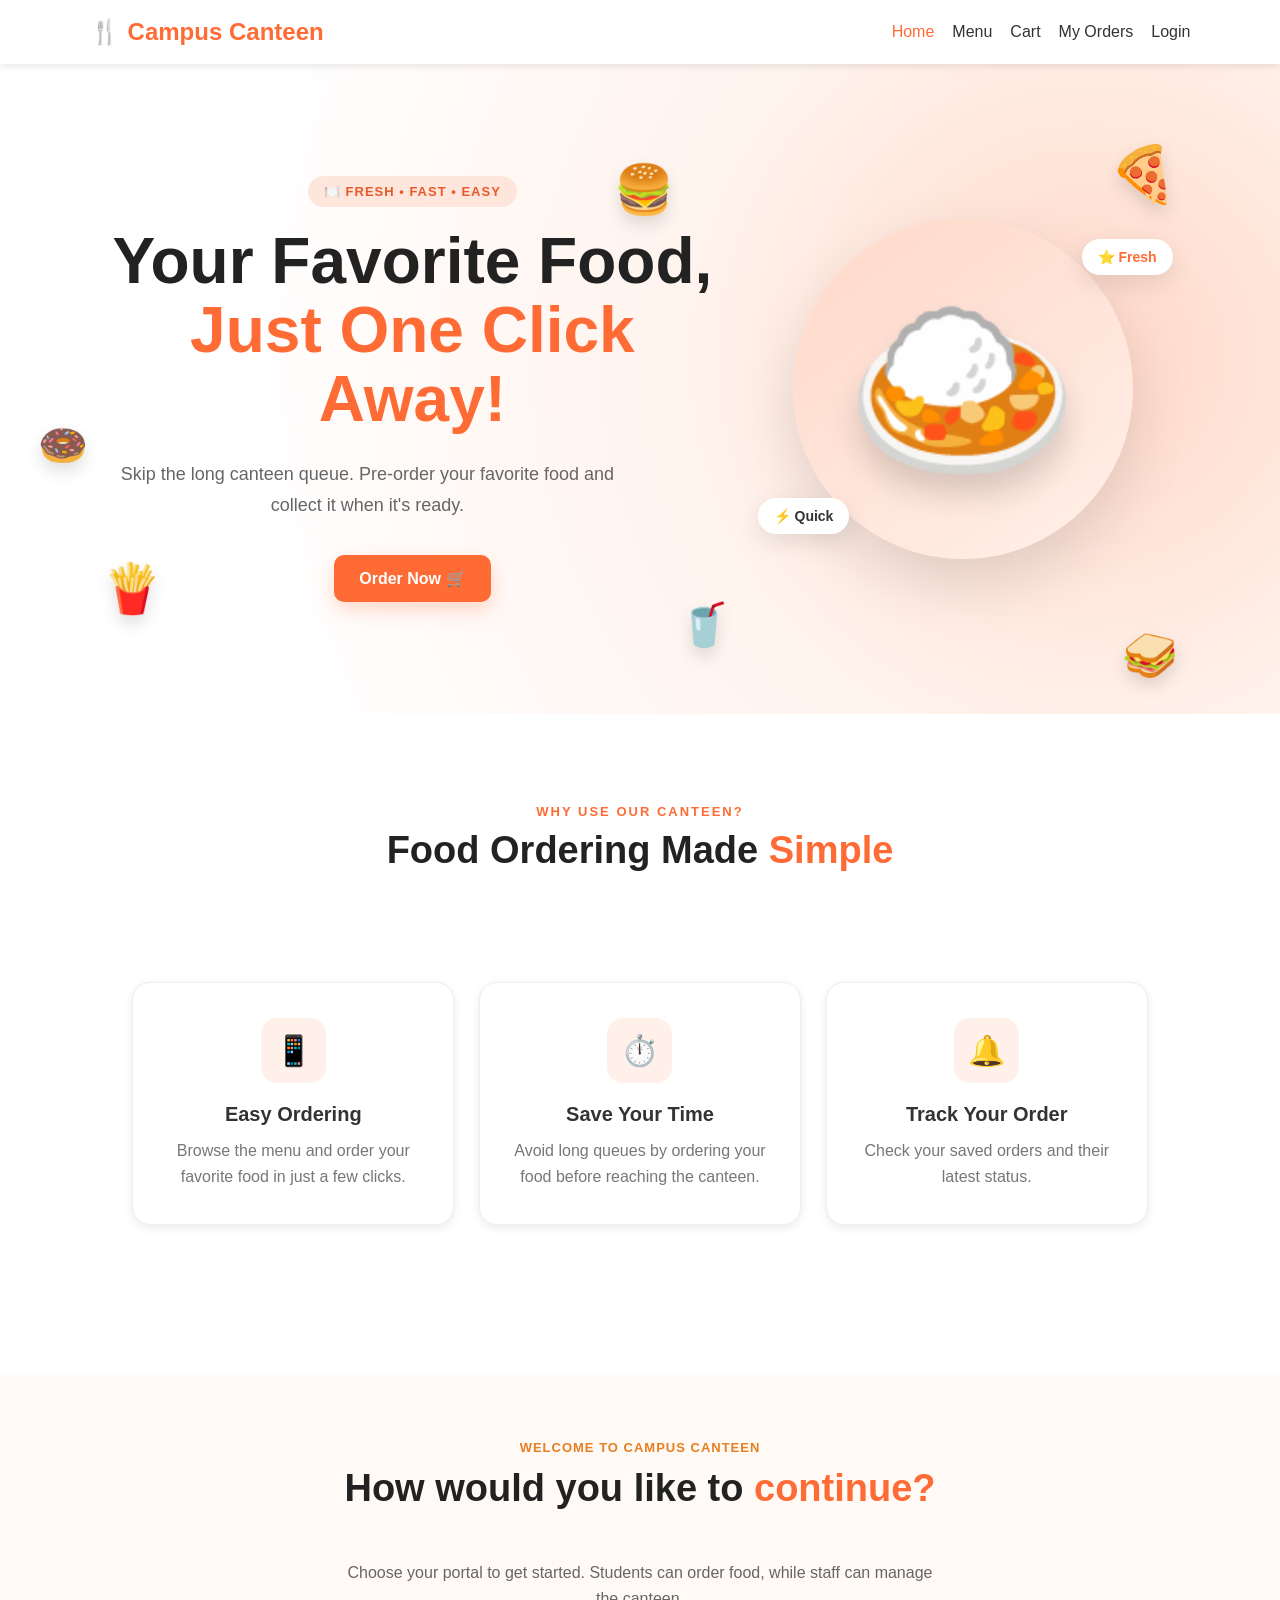
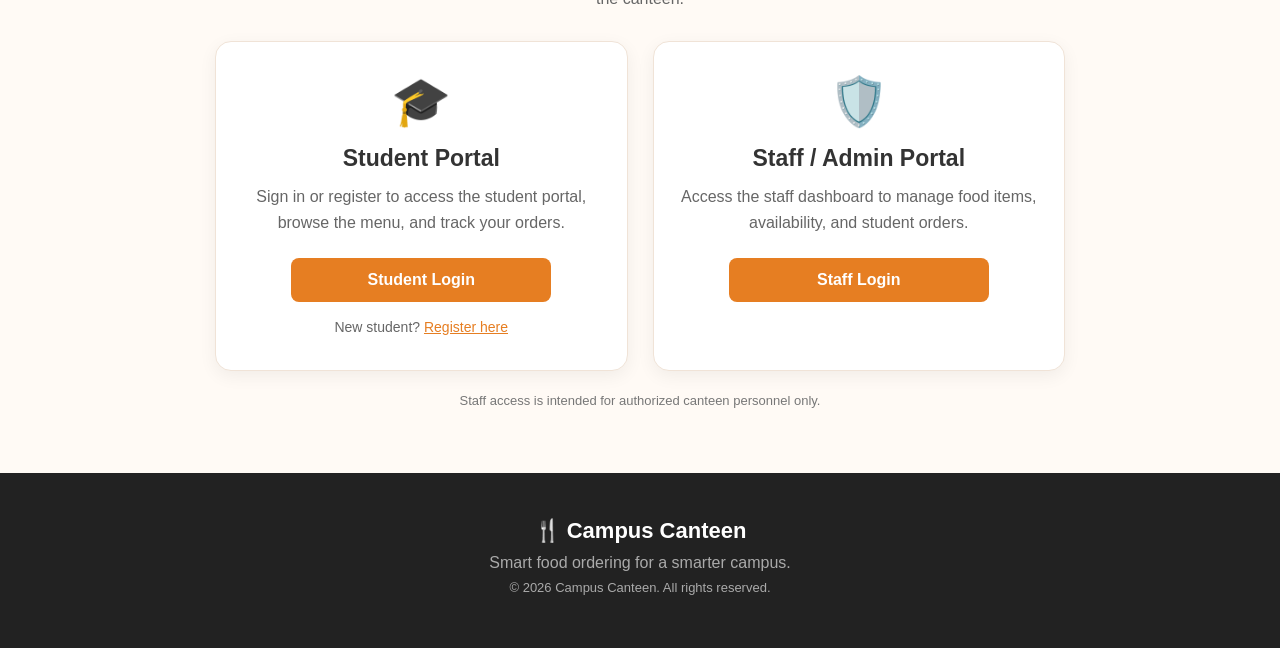
<file: Canteen Pre-Order System/index.html>
<!DOCTYPE html>
<html lang="en">
<head>
    <meta charset="UTF-8">
    <meta name="viewport" content="width=device-width, initial-scale=1.0">
    <title>Campus Canteen | Pre-Order Food</title>
    <link rel="stylesheet" href="css/style.css">

    <style>
        .role-section {
            padding: 65px 8%;
            background: #fffaf5;
            text-align: center;
        }

        .role-section .section-heading p {
            color: #e67e22;
            font-weight: bold;
            letter-spacing: 1px;
        }

        .role-section .section-heading h2 {
            margin: 12px 0;
        }

        .role-description {
            color: #666;
            margin: 12px auto 30px;
            max-width: 600px;
            line-height: 1.6;
        }

        .role-cards {
            display: grid;
            grid-template-columns: repeat(2, minmax(0, 1fr));
            gap: 25px;
            max-width: 850px;
            margin: 0 auto;
        }

        .role-card {
            background: white;
            border: 1px solid #f0e3d7;
            border-radius: 16px;
            padding: 32px 24px;
            box-shadow: 0 5px 18px rgba(0, 0, 0, 0.06);
            transition: transform .2s, box-shadow .2s;
        }

        .role-card:hover {
            transform: translateY(-5px);
            box-shadow: 0 10px 25px rgba(0, 0, 0, .1);
        }

        .role-icon {
            font-size: 48px;
            margin-bottom: 15px;
        }

        .role-card h3 {
            font-size: 23px;
            margin-bottom: 12px;
            color: #333;
        }

        .role-card p {
            color: #666;
            line-height: 1.6;
            min-height: 50px;
            margin-bottom: 22px;
        }

        .role-button {
            display: inline-block;
            width: 100%;
            max-width: 260px;
            padding: 13px 18px;
            border-radius: 8px;
            text-decoration: none;
            font-weight: bold;
            transition: background .2s;
        }

        .student-button {
            background: #e67e22;
            color: white;
        }

        .student-button:hover {
            background: #cf6d17;
        }

        .staff-button {
    background: #e67e22;
    color: white;
}

.staff-button:hover {
    background: #cf6d17;
}

        .role-note {
            margin-top: 22px;
            font-size: 13px;
            color: #777;
        }

        @media (max-width: 650px) {
            .role-cards {
                grid-template-columns: 1fr;
            }

            .role-section {
                padding: 45px 6%;
            }
        }
    </style>
</head>

<body>

    <!-- NAVBAR -->
    <nav class="navbar">
        <div class="logo">
            🍴 <span>Campus Canteen</span>
        </div>

        <ul class="nav-links">
            <li><a href="index.html" class="active">Home</a></li>
            <li><a href="menu.html">Menu</a></li>
            <li><a href="cart.html">Cart</a></li>
            <li><a href="my-orders.html">My Orders</a></li>
            <li><a href="#choose-login">Login</a></li>
        </ul>
    </nav>

    <!-- HERO -->
    <section class="hero">
        <div class="floating-food food-1">🍔</div>
        <div class="floating-food food-2">🍕</div>
        <div class="floating-food food-3">🍟</div>
        <div class="floating-food food-4">🥤</div>
        <div class="floating-food food-5">🍩</div>
        <div class="floating-food food-6">🥪</div>

        <div class="hero-content">
            <div class="small-title">🍽️ FRESH • FAST • EASY</div>

            <h1>
                Your Favorite Food,
                <span>Just One Click Away!</span>
            </h1>

            <p>
                Skip the long canteen queue.
                Pre-order your favorite food and collect it when it's ready.
            </p>

            <div class="hero-buttons">
    <a href="#choose-login" class="primary-btn">Order Now 🛒</a>
</div>
        </div>

        <div class="hero-food">
            <div class="food-circle">
                <div class="main-food">🍛</div>
            </div>

            <div class="food-badge badge-1">⭐ Fresh</div>
            <div class="food-badge badge-2">⚡ Quick</div>
        </div>
    </section>

    <!-- FEATURES -->
    <section class="features-section">
        <div class="section-heading">
            <p>WHY USE OUR CANTEEN?</p>
            <h2>Food Ordering Made <span>Simple</span></h2>
        </div>

        <div class="features">
            <div class="feature-card">
                <div class="feature-icon">📱</div>
                <h3>Easy Ordering</h3>
                <p>Browse the menu and order your favorite food in just a few clicks.</p>
            </div>

            <div class="feature-card">
                <div class="feature-icon">⏱️</div>
                <h3>Save Your Time</h3>
                <p>Avoid long queues by ordering your food before reaching the canteen.</p>
            </div>

            <div class="feature-card">
                <div class="feature-icon">🔔</div>
                <h3>Track Your Order</h3>
                <p>Check your saved orders and their latest status.</p>
            </div>
        </div>
    </section>

    <!-- CHOOSE STUDENT OR STAFF -->
    <section class="role-section" id="choose-login">
        <div class="section-heading">
            <p>WELCOME TO CAMPUS CANTEEN</p>
            <h2>How would you like to <span>continue?</span></h2>
        </div>

        <p class="role-description">
            Choose your portal to get started.
            Students can order food, while staff can manage the canteen.
        </p>

        <div class="role-cards">
            <article class="role-card">
                <div class="role-icon">🎓</div>
                <h3>Student Portal</h3>
                <p>
                    Sign in or register to access the student portal,
                    browse the menu, and track your orders.
                </p>
                <a href="login.html" class="role-button student-button">
                    Student Login
                </a>
                <p style="min-height:0;margin:14px 0 0;font-size:14px;">
                    New student?
                    <a href="register.html" style="color:#e67e22;">Register here</a>
                </p>
            </article>

            <article class="role-card">
                <div class="role-icon">🛡️</div>
                <h3>Staff / Admin Portal</h3>
                <p>
                    Access the staff dashboard to manage food items,
                    availability, and student orders.
                </p>
                <a href="../canteen-staff/login.html"
                   class="role-button staff-button">
                    Staff Login
                </a>
            </article>
        </div>

        <p class="role-note">
            Staff access is intended for authorized canteen personnel only.
        </p>
    </section>

    <!-- FOOTER -->
    <footer>
        <div class="footer-logo">🍴 Campus Canteen</div>
        <p>Smart food ordering for a smarter campus.</p>
        <p class="copyright">© 2026 Campus Canteen. All rights reserved.</p>
    </footer>

    <script src="js/script.js"></script>
</body>
</html>
</file>
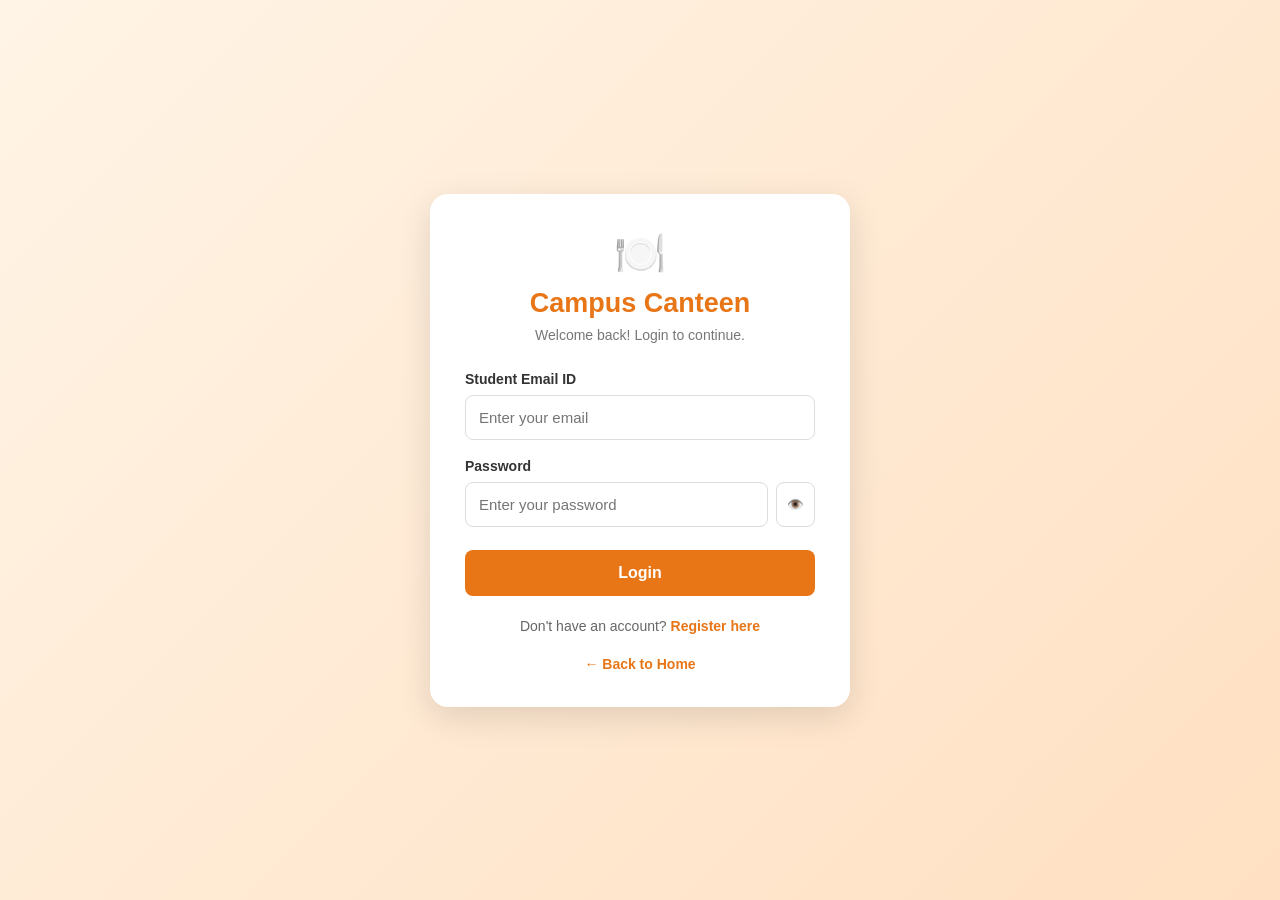
<file: Canteen Pre-Order System/cart.html>
<!DOCTYPE html>
<html lang="en">

<head>
    <meta charset="UTF-8">
    <meta name="viewport" content="width=device-width, initial-scale=1.0">

    <title>My Cart - Campus Canteen</title>

    <link rel="stylesheet" href="css/style.css">
    <link rel="stylesheet" href="css/cart.css">
</head>

<body>

    <!-- Navigation -->
    <nav class="navbar">

    <div class="logo">
        🍴 <span>Campus Canteen</span>
    </div>

    <ul class="nav-links">

        <li>
            <a href="index.html">Home</a>
        </li>

        <li>
            <a href="menu.html">Menu</a>
        </li>

        <li>
            <a href="cart.html" class="active">Cart 🛒</a>
        </li>

        <li>
            <a href="my-orders.html">My Orders</a>
        </li>
        <li>
    <button type="button" id="student-logout-btn">Logout</button>
</li>

    </ul>

</nav>


    <!-- Cart Header -->
    <section class="menu-header">

        <h1>🛒 My Cart</h1>

        <p>Review your selected food before placing the order.</p>

    </section>


    <!-- Cart Items -->
    <section class="cart-container">

        <div id="cart-items">
            <!-- Cart items will appear here using JavaScript -->
        </div>


        <!-- Cart Summary -->
        <div class="cart-summary">

            <h2>Order Summary</h2>

            <p>
                Total Items:
                <span id="total-items">0</span>
            </p>

            <p>
                Total Amount:
                ₹<span id="total-price">0</span>
            </p>

            <button id="place-order-btn" disabled>
                Place Order
            </button>

            <button onclick="window.location.href='menu.html'" class="continue-shopping-btn">
    ← Continue Shopping
</button>

        </div>

    </section>


    <script src="js/auth-guard.js"></script>
<script src="js/cart.js"></script>
<script src="js/student-logout.js"></script>

</body>

</html>
</file>
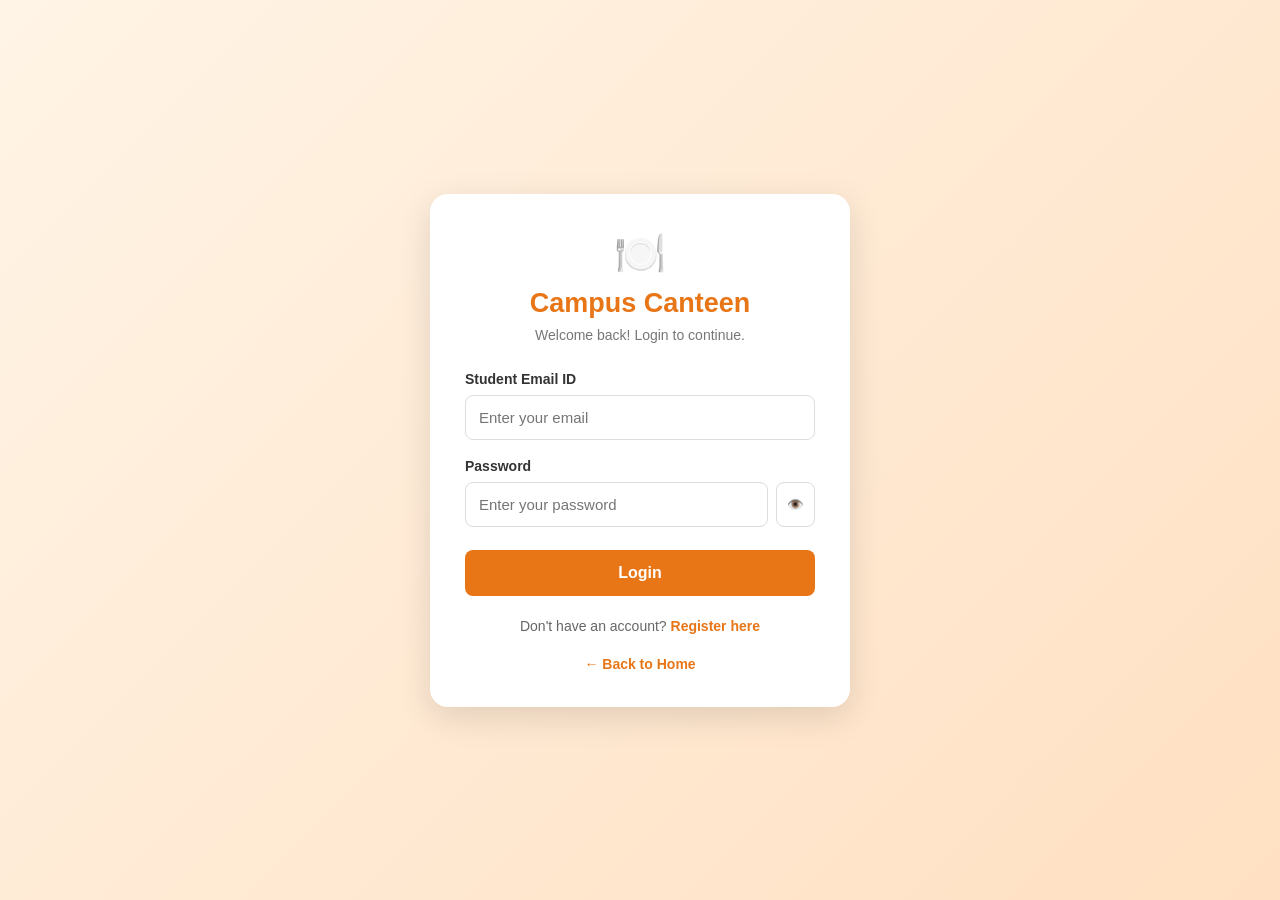
<file: Canteen Pre-Order System/checkout.html>
<!DOCTYPE html>
<html lang="en">
<head>
    <meta charset="UTF-8">
    <meta name="viewport" content="width=device-width, initial-scale=1.0">
    <title>Checkout - Campus Canteen</title>
    <link rel="stylesheet" href="css/style.css">

    <style>
        .checkout-container {
            max-width: 1100px;
            margin: 40px auto;
            padding: 20px;
            display: grid;
            grid-template-columns: 1.5fr 1fr;
            gap: 30px;
        }

        .checkout-form,
        .checkout-summary {
            min-width: 0;
            background: #fff;
            padding: 30px;
            border-radius: 18px;
            box-shadow: 0 5px 25px rgba(0,0,0,.08);
        }

        .checkout-form h2,
        .checkout-summary h2 {
            margin-bottom: 22px;
            color: #292929;
        }

        .form-group {
            margin-bottom: 18px;
        }

        .form-group label {
            display: block;
            margin-bottom: 8px;
            font-weight: 600;
            color: #444;
        }

        .form-group input,
        .form-group select {
            width: 100%;
            padding: 13px;
            border: 1px solid #ddd;
            border-radius: 8px;
            font-size: 15px;
            box-sizing: border-box;
        }

        .form-group input:focus,
        .form-group select:focus {
            border-color: #ff6933;
            outline: none;
        }

        .checkout-item {
            display: flex;
            justify-content: space-between;
            gap: 15px;
            padding: 14px 0;
            border-bottom: 1px solid #eee;
        }

        .checkout-item span:first-child {
            overflow-wrap: anywhere;
        }

        .checkout-total {
            display: flex;
            justify-content: space-between;
            gap: 10px;
            margin-top: 22px;
            padding-top: 18px;
            border-top: 2px solid #eee;
            font-size: 19px;
            font-weight: bold;
        }

        .place-order-btn {
            width: 100%;
            padding: 15px;
            margin-top: 25px;
            border: none;
            border-radius: 10px;
            background: #ff6933;
            color: white;
            font-size: 16px;
            font-weight: bold;
            cursor: pointer;
        }

        .place-order-btn:hover {
            background: #ed5424;
        }

        .place-order-btn:disabled {
            background: #aaa;
            cursor: not-allowed;
        }

        .back-to-cart {
            display: inline-block;
            margin-top: 20px;
            color: #ff6933;
            text-decoration: none;
        }

        .checkout-message {
            margin-top: 16px;
            padding: 12px;
            border-radius: 8px;
            overflow-wrap: anywhere;
            display: none;
        }

        .checkout-message.error {
            display: block;
            background: #fff0f0;
            color: #a32020;
        }

        .checkout-message.success {
            display: block;
            background: #edfff1;
            color: #176b31;
        }

        .checkout-note {
            margin-top: 15px;
            color: #777;
            font-size: 13px;
            line-height: 1.6;
        }

        @media (max-width: 750px) {
            .checkout-container {
                grid-template-columns: 1fr;
                margin: 20px auto;
                padding: 15px;
            }

            .checkout-form,
            .checkout-summary {
                padding: 22px;
            }
        }
        .student-page-actions {
    display: flex;
    justify-content: flex-end;
    padding: 12px 24px;
}
    </style>
</head>

<body>
    <nav class="navbar">
        <div class="logo">🍴 <span>Campus Canteen</span></div>
        <ul class="nav-links">
            <li><a href="index.html">Home</a></li>
            <li><a href="menu.html">Menu</a></li>
            <li><a href="cart.html">Cart 🛒</a></li>
            <li><a href="my-orders.html">My Orders</a></li>
            <li>
    <button type="button" id="student-logout-btn">Logout</button>
</li>
        </ul>
    </nav>

    <section class="menu-header">
        <h1>🛍️ Checkout</h1>
        <p>Enter your details and confirm your canteen order.</p>
    </section>

    <main class="checkout-container">
        <section class="checkout-form">
            <h2>Student Details</h2>

            <form id="checkout-form">
                <div class="form-group">
                    <label for="student-name">Registered Name</label>
                    <input type="text" id="student-name" readonly
                           placeholder="Loading your account details..." aria-readonly="true">
                </div>

                <div class="form-group">
                    <label for="roll-number">Registered Roll Number</label>
                    <input type="text" id="roll-number" readonly
                           placeholder="Loading your account details..." aria-readonly="true">
                </div>

                <div class="form-group">
                    <label for="phone">Registered Contact Number</label>
                    <input type="tel" id="phone" readonly
                           placeholder="Loading your account details..." aria-readonly="true">
                </div>
                <!-- Fulfilment Method -->
<div class="form-group">
    <label for="fulfillment-type">Fulfilment Method</label>

    <select id="fulfillment-type" name="fulfillmentType" required>
        <option value="PICKUP">Pickup</option>
        <option value="DELIVERY">Delivery</option>
    </select>
</div>

<!-- Campus Location -->
<div class="form-group">
    <label for="campus-location">Campus Location</label>

    <select id="campus-location" name="locationId" required>
        <option value="">Loading campus locations...</option>
    </select>
</div>

                <div class="form-group">
                    <label for="pickup-time" id="time-label">Pickup Time</label>
                    <select id="pickup-time" name="pickupTime" required>
                        <option value="">Select pickup time</option>
                        <option value="10:00">10:00 AM</option>
                        <option value="10:30">10:30 AM</option>
                        <option value="11:00">11:00 AM</option>
                        <option value="12:00">12:00 PM</option>
                        <option value="12:30">12:30 PM</option>
                        <option value="13:00">1:00 PM</option>
                        <option value="13:30">1:30 PM</option>
                    </select>
                </div>

                <div class="form-group">
                    <label for="payment-method">Payment Method</label>
                    <select id="payment-method" name="paymentMethod" required>
                        <option value="">Select payment method</option>
                        <option value="CASH">Pay at Canteen</option>
                    </select>
                </div>

                <button type="submit" class="place-order-btn"
                        id="place-order-btn">
                    Place Order
                </button>

                <p id="checkout-message"
                   class="checkout-message"
                   role="status"
                   aria-live="polite"></p>

                <p class="checkout-note">
                    Payment is collected at the canteen.
                </p>
            </form>
        </section>

        <section class="checkout-summary">
            <h2>Order Summary</h2>
            <div id="checkout-items"></div>

            <div class="checkout-item">
    <span>Delivery Charge</span>
    <span id="delivery-charge">₹0.00</span>
</div>
            <div class="checkout-total">
                <span>Total Amount</span>
                <span id="checkout-total">₹0.00</span>
            </div>

            <a href="cart.html" class="back-to-cart">← Back to Cart</a>
        </section>
    </main>

    <script src="js/auth-guard.js"></script>
    
    <script>
    (() => {
        "use strict";

        const API_BASE_URL = "http://localhost:8080/api";
        const ORDER_URL = `${API_BASE_URL}/orders`;

        const form = document.getElementById("checkout-form");
        const itemsContainer = document.getElementById("checkout-items");
        const totalElement = document.getElementById("checkout-total");
        const submitButton = document.getElementById("place-order-btn");
        const messageElement = document.getElementById("checkout-message");

        const fulfillmentType = document.getElementById("fulfillment-type");
        const campusLocation = document.getElementById("campus-location");
        const pickupTime = document.getElementById("pickup-time");
        const timeLabel = document.getElementById("time-label");
        const deliveryChargeElement = document.getElementById("delivery-charge");
        const paymentMethod = document.getElementById("payment-method");

        let isSubmitting = false;
        let studentAccount = null;
        let locationsLoaded = false;
        let accountLoaded = false;
        let cartValid = false;

        function updateSubmitButton() {
            const locationSelected =
                Number.isInteger(Number(campusLocation.value)) &&
                Number(campusLocation.value) > 0;

            submitButton.disabled =
                isSubmitting ||
                !locationsLoaded ||
                !accountLoaded ||
                !cartValid ||
                !locationSelected;
        }

        function showMessage(message, type = "error") {
            messageElement.textContent = message;
            messageElement.className = message
                ? `checkout-message ${type}`
                : "checkout-message";
        }

        function getCart() {
            try {
                const cart = JSON.parse(localStorage.getItem("cart") || "[]");
                return Array.isArray(cart) ? cart : [];
            } catch (error) {
                console.error("Could not read cart:", error);
                return [];
            }
        }

        async function loadCampusLocations() {
            locationsLoaded = false;
            campusLocation.disabled = true;
            campusLocation.replaceChildren();

            const loadingOption = document.createElement("option");
            loadingOption.value = "";
            loadingOption.textContent = "Loading campus locations...";
            campusLocation.appendChild(loadingOption);
            updateSubmitButton();

            try {
                const response = await fetch(`${API_BASE_URL}/locations`, {
                    method: "GET",
                    headers: { "Accept": "application/json" }
                });

                if (!response.ok) {
                    throw new Error("Unable to load campus locations. Please refresh the page.");
                }

                const locations = await response.json();

                if (!Array.isArray(locations) || locations.length === 0) {
                    throw new Error("No active campus locations are available right now.");
                }

                campusLocation.replaceChildren();

                const placeholder = document.createElement("option");
                placeholder.value = "";
                placeholder.textContent = "Select campus location";
                placeholder.selected = true;
                campusLocation.appendChild(placeholder);

                locations.forEach(location => {
                    const id = Number(location.id);
                    const name = String(location.name || "").trim();

                    if (!Number.isInteger(id) || id <= 0 || !name) {
                        return;
                    }

                    const option = document.createElement("option");
                    option.value = String(id);
                    option.textContent = name;
                    campusLocation.appendChild(option);
                });

                if (campusLocation.options.length <= 1) {
                    throw new Error("The campus location list contains no valid locations.");
                }

                locationsLoaded = true;
                campusLocation.disabled = false;
            } catch (error) {
                campusLocation.replaceChildren();
                const errorOption = document.createElement("option");
                errorOption.value = "";
                errorOption.textContent = "Locations unavailable";
                campusLocation.appendChild(errorOption);
                campusLocation.disabled = true;
                showMessage(error.message || "Could not load campus locations.");
            } finally {
                updateSubmitButton();
            }
        }

        async function loadStudentAccount() {
            accountLoaded = false;
            studentAccount = null;
            updateSubmitButton();

            try {
                const response = await fetch(`${API_BASE_URL}/student/auth/me`, {
                    method: "GET",
                    headers: { "Accept": "application/json" },
                    credentials: "include"
                });

                if (!response.ok) {
                    throw new Error("Please log in with your student account before checkout.");
                }

                const account = await response.json();
                const studentName = account.studentName ?? account.name ?? "";
                const rollNumber = account.rollNumber ?? "";
                const phone = account.phone ?? "";

                if (!String(studentName).trim() || !String(rollNumber).trim()) {
                    throw new Error("Your registered name or roll number is missing. Please check your student account.");
                }

                studentAccount = account;
                document.getElementById("student-name").value = studentName;
                document.getElementById("roll-number").value = rollNumber;
                document.getElementById("phone").value =
                    phone || "Stored in your student account";

                accountLoaded = true;
            } catch (error) {
                showMessage(
                    error.message ||
                    "Could not verify your student account. Please log in again."
                );
            } finally {
                updateSubmitButton();
            }
        }

        function displaySummary() {
            const cart = getCart();
            itemsContainer.replaceChildren();

            let total = 0;
            cartValid = cart.length > 0;

            if (cart.length === 0) {
                const emptyMessage = document.createElement("p");
                emptyMessage.textContent = "Your cart is empty. ";

                const link = document.createElement("a");
                link.href = "menu.html";
                link.textContent = "Browse the menu";

                emptyMessage.appendChild(link);
                itemsContainer.appendChild(emptyMessage);
                totalElement.textContent = "₹0.00";
                cartValid = false;
                updateSubmitButton();
                return;
            }

            for (const item of cart) {
                const id = Number(item.id);
                const quantity = Number(item.quantity);
                const price = Number(item.price);
                const name = String(item.name || "").trim();

                if (
                    !Number.isInteger(id) || id <= 0 ||
                    !Number.isInteger(quantity) || quantity < 1 || quantity > 100 ||
                    !Number.isFinite(price) || price < 0 ||
                    !name
                ) {
                    cartValid = false;
                    showMessage("Your cart has invalid item details. Please revisit the menu and add the items again.");
                    totalElement.textContent = "₹—";
                    updateSubmitButton();
                    return;
                }

                const row = document.createElement("div");
                row.className = "checkout-item";

                const itemName = document.createElement("span");
                itemName.textContent = `${name} × ${quantity}`;

                const amount = document.createElement("span");
                amount.textContent = `₹${(price * quantity).toFixed(2)}`;

                row.append(itemName, amount);
                itemsContainer.appendChild(row);
                total += price * quantity;
            }

            totalElement.textContent = `₹${total.toFixed(2)}`;
            deliveryChargeElement.textContent = "₹0.00";
            updateSubmitButton();
        }

        function updateFulfillmentLabels() {
            const isDelivery = fulfillmentType.value === "DELIVERY";
            timeLabel.textContent = isDelivery
                ? "Preferred Delivery Time"
                : "Pickup Time";

            const timePlaceholder = pickupTime.options[0];
            if (timePlaceholder) {
                timePlaceholder.textContent = isDelivery
                    ? "Select preferred delivery time"
                    : "Select pickup time";
            }

            // Delivery is currently free as per the project requirements.
            deliveryChargeElement.textContent = "₹0.00";
        }

        campusLocation.addEventListener("change", updateSubmitButton);
        fulfillmentType.addEventListener("change", updateFulfillmentLabels);

        form.addEventListener("submit", async event => {
            event.preventDefault();

            if (isSubmitting) {
                return;
            }

            showMessage("");

            if (!form.reportValidity()) {
                return;
            }

            const cart = getCart();

            if (cart.length === 0) {
                showMessage("Your cart is empty. Please add food first.");
                displaySummary();
                return;
            }

            if (!studentAccount || !accountLoaded) {
                showMessage("Your student account could not be verified. Please log in again.");
                return;
            }

            if (!locationsLoaded) {
                showMessage("Campus locations are not ready. Please refresh the page and try again.");
                return;
            }

            const locationId = Number(campusLocation.value);
            if (!Number.isInteger(locationId) || locationId <= 0) {
                showMessage("Please select a campus location.");
                campusLocation.focus();
                return;
            }

            if (!["PICKUP", "DELIVERY"].includes(fulfillmentType.value)) {
                showMessage("Please select Pickup or Delivery.");
                return;
            }

            if (paymentMethod.value !== "CASH") {
                showMessage("Please select Pay at Canteen.");
                return;
            }

            // The backend expects a map of food ID to quantity.
            const items = {};

            for (const item of cart) {
                const id = Number(item.id);
                const quantity = Number(item.quantity);

                if (
                    !Number.isInteger(id) || id <= 0 ||
                    !Number.isInteger(quantity) || quantity < 1 || quantity > 100
                ) {
                    showMessage("A cart item is invalid. Return to the menu and add it again.");
                    return;
                }

                items[id] = (items[id] || 0) + quantity;

                if (items[id] > 100) {
                    showMessage("Maximum quantity for one food item is 100.");
                    return;
                }
            }

            const orderData = {
                pickupTime: pickupTime.value,
                fulfillmentType: fulfillmentType.value,
                locationId,
                items
            };

            isSubmitting = true;
            updateSubmitButton();
            submitButton.textContent = "Placing Order...";
            showMessage("Sending your order to the canteen...", "success");

            try {
                const response = await fetch(ORDER_URL, {
                    method: "POST",
                    headers: {
                        "Content-Type": "application/json",
                        "Accept": "application/json"
                    },
                    credentials: "include",
                    body: JSON.stringify(orderData)
                });

                const responseText = await response.text();

                if (!response.ok) {
                    let errorMessage = responseText;
                    try {
                        const errorData = JSON.parse(responseText);
                        errorMessage =
                            errorData.message ||
                            errorData.error ||
                            responseText;
                    } catch {
                        // Keep the plain-text server response.
                    }

                    throw new Error(
                        errorMessage || `Server returned HTTP ${response.status}.`
                    );
                }

                let savedOrder = {};
                if (responseText.trim()) {
                    try {
                        savedOrder = JSON.parse(responseText);
                    } catch {
                        throw new Error("The server response was not valid JSON.");
                    }
                }

                const confirmedOrder = {
                    ...savedOrder,
                    pickupTime: orderData.pickupTime,
                    fulfillmentType: orderData.fulfillmentType,
                    locationId: orderData.locationId,
                    locationName:
                        campusLocation.options[campusLocation.selectedIndex].text,
                    deliveryCharge: savedOrder.deliveryCharge ?? 0,
                    items: savedOrder.items ?? items,
                    totalAmount:
                        savedOrder.totalAmount ??
                        savedOrder.total_amount ??
                        null
                };

                sessionStorage.setItem(
                    "confirmedOrder",
                    JSON.stringify(confirmedOrder)
                );

                localStorage.removeItem("cart");
                window.location.href = "order-confirmation.html";
            } catch (error) {
                console.error("Checkout error:", error);
                showMessage(
                    "Order could not be placed. " +
                    (error.message || "Please check your connection and try again.")
                );

                isSubmitting = false;
                submitButton.textContent = "Place Order";
                updateSubmitButton();
            }
        });

        updateFulfillmentLabels();
        displaySummary();
        loadCampusLocations();
        loadStudentAccount();

        console.log("Checkout page JavaScript loaded successfully.");
    })();
    </script>
    <script src="js/student-logout.js"></script>
</body>
</html>
</file>
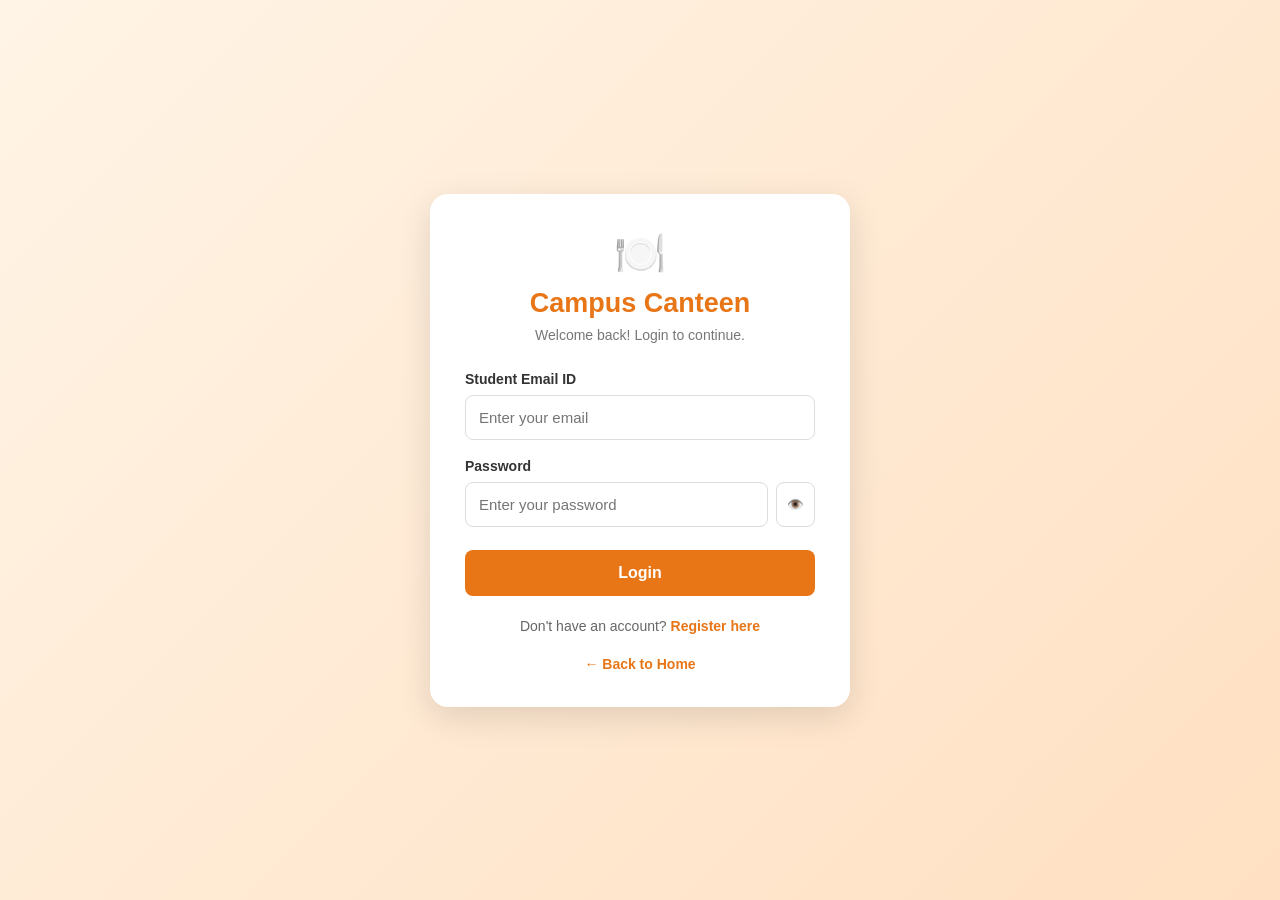
<file: Canteen Pre-Order System/login.html>
<!DOCTYPE html>
<html lang="en">
<head>
    <meta charset="UTF-8">
    <meta name="viewport" content="width=device-width, initial-scale=1.0">
    <title>Student Login | Campus Canteen</title>

    <style>
        * {
            margin: 0;
            padding: 0;
            box-sizing: border-box;
            font-family: Arial, sans-serif;
        }

        body {
            min-height: 100vh;
            display: flex;
            justify-content: center;
            align-items: center;
            background: linear-gradient(135deg, #fff4e6, #ffe0c2);
            padding: 20px;
        }

        .login-container {
            width: 100%;
            max-width: 420px;
            background: white;
            padding: 35px;
            border-radius: 18px;
            box-shadow: 0 10px 35px rgba(0, 0, 0, 0.12);
        }

        .logo {
            text-align: center;
            font-size: 42px;
            margin-bottom: 10px;
        }

        h1 {
            text-align: center;
            color: #e87516;
            font-size: 27px;
            margin-bottom: 8px;
        }

        .subtitle {
            text-align: center;
            color: #777;
            font-size: 14px;
            margin-bottom: 28px;
        }

        .form-group {
            margin-bottom: 18px;
        }

        label {
            display: block;
            margin-bottom: 8px;
            font-weight: bold;
            color: #333;
            font-size: 14px;
        }

        input {
            width: 100%;
            padding: 13px;
            border: 1px solid #ddd;
            border-radius: 8px;
            outline: none;
            font-size: 15px;
        }

        input:focus {
            border-color: #e87516;
            box-shadow: 0 0 0 3px rgba(232, 117, 22, 0.12);
        }

        .password-box {
            display: flex;
            gap: 8px;
        }

        .password-box input {
            flex: 1;
            min-width: 0;
        }

        .toggle-password {
            border: 1px solid #ddd;
            background: #fff;
            padding: 0 10px;
            border-radius: 8px;
            cursor: pointer;
        }

        .login-btn {
            width: 100%;
            padding: 14px;
            margin-top: 5px;
            border: none;
            border-radius: 8px;
            background: #e87516;
            color: white;
            font-size: 16px;
            font-weight: bold;
            cursor: pointer;
            transition: 0.3s;
        }

        .login-btn:hover {
            background: #cf620d;
        }

        .login-btn:disabled {
            background: #d8a477;
            cursor: not-allowed;
        }

        .message {
            margin-top: 15px;
            text-align: center;
            font-size: 14px;
            line-height: 1.5;
            overflow-wrap: anywhere;
        }

        .register {
            text-align: center;
            margin-top: 22px;
            color: #666;
            font-size: 14px;
        }

        .register a,
        .home-link {
            color: #e87516;
            text-decoration: none;
            font-weight: bold;
        }

        .register a:hover,
        .home-link:hover {
            text-decoration: underline;
        }

        .home {
            text-align: center;
            margin-top: 22px;
            font-size: 14px;
        }

        @media (max-width: 480px) {
            .login-container {
                padding: 25px 20px;
            }

            h1 {
                font-size: 24px;
            }
        }
    </style>
</head>

<body>

    <div class="login-container">

        <div class="logo">🍽️</div>

        <h1>Campus Canteen</h1>

        <p class="subtitle">
            Welcome back! Login to continue.
        </p>

        <form id="loginForm">

            <div class="form-group">
                <label for="email">Student Email ID</label>

                <input
                    type="email"
                    id="email"
                    placeholder="Enter your email"
                    autocomplete="username"
                    required
                >
            </div>

            <div class="form-group">
                <label for="password">Password</label>

                <div class="password-box">

                    <input
                        type="password"
                        id="password"
                        placeholder="Enter your password"
                        autocomplete="current-password"
                        required
                    >

                    <button
                        type="button"
                        class="toggle-password"
                        id="togglePassword"
                        aria-label="Show password"
                    >👁️</button>

                </div>
            </div>

            <button type="submit" class="login-btn">
                Login
            </button>

            <p id="message" class="message" role="status"
               aria-live="polite"></p>

        </form>

        <p class="register">
            Don't have an account?
            <a href="register.html">Register here</a>
        </p>

        <p class="home">
            <a href="index.html" class="home-link">
                ← Back to Home
            </a>
        </p>

    </div>

    <script>
        const API_BASE_URL = "http://localhost:8080/api";

        const loginForm = document.getElementById("loginForm");
        const emailInput = document.getElementById("email");
        const passwordInput = document.getElementById("password");
        const togglePassword = document.getElementById("togglePassword");
        const message = document.getElementById("message");

        // Show or hide password.
        togglePassword.addEventListener("click", function () {
            const isHidden = passwordInput.type === "password";

            passwordInput.type = isHidden ? "text" : "password";

            togglePassword.textContent = isHidden ? "🙈" : "👁️";

            togglePassword.setAttribute(
                "aria-label",
                isHidden ? "Hide password" : "Show password"
            );
        });

        // Student login and session verification.
        loginForm.addEventListener("submit", async function (event) {
            event.preventDefault();

            const email = emailInput.value.trim();
            const password = passwordInput.value;

            if (!email || !password) {
                message.style.color = "red";
                message.textContent =
                    "Please enter your email and password.";
                return;
            }

            const loginButton = loginForm.querySelector(
                'button[type="submit"]'
            );

            loginButton.disabled = true;
            loginButton.textContent = "Logging in...";

            message.style.color = "#555";
            message.textContent = "";

            try {
                // STEP 1: Send login details to the backend.
                const loginResponse = await fetch(
                    `${API_BASE_URL}/student/auth/login`,
                    {
                        method: "POST",
                        credentials: "include",
                        headers: {
                            "Content-Type": "application/json",
                            "Accept": "application/json"
                        },
                        body: JSON.stringify({
                            email: email,
                            password: password
                        })
                    }
                );

                const loginData = await loginResponse.json()
                    .catch(() => ({}));

                if (!loginResponse.ok) {
                    throw new Error(
                        loginResponse.status === 401
                            ? "Invalid email or password."
                            : loginData.detail ||
                              loginData.message ||
                              "Login failed. Please try again."
                    );
                }

                // STEP 2: Verify the logged-in student session.
                message.textContent =
                    "Login successful. Verifying your session...";

                const sessionResponse = await fetch(
                    `${API_BASE_URL}/student/auth/me`,
                    {
                        method: "GET",
                        credentials: "include",
                        headers: {
                            "Accept": "application/json"
                        }
                    }
                );

                const student = await sessionResponse.json()
                    .catch(() => ({}));

                if (!sessionResponse.ok) {
                    throw new Error(
                        student.detail ||
                        student.message ||
                        "Your session could not be verified. Please try again."
                    );
                }

                // STEP 3: Store profile details for display only.
                // Authentication must be checked by the backend session.
                sessionStorage.setItem(
                    "studentProfile",
                    JSON.stringify({
                        id: student.id,
                        studentName: student.studentName,
                        rollNumber: student.rollNumber,
                        email: student.email
                    })
                );

                // STEP 4: Redirect only after session verification succeeds.
                message.style.color = "green";
                message.textContent =
                    "Login successful! Redirecting...";

                window.location.href = "menu.html";

            } catch (error) {
                message.style.color = "red";

                message.textContent =
                    error instanceof TypeError
                        ? "Cannot connect to the server. Check that the backend is running."
                        : error.message;

            } finally {
                loginButton.disabled = false;
                loginButton.textContent = "Login";
            }
        });
    </script>

</body>
</html>
</file>
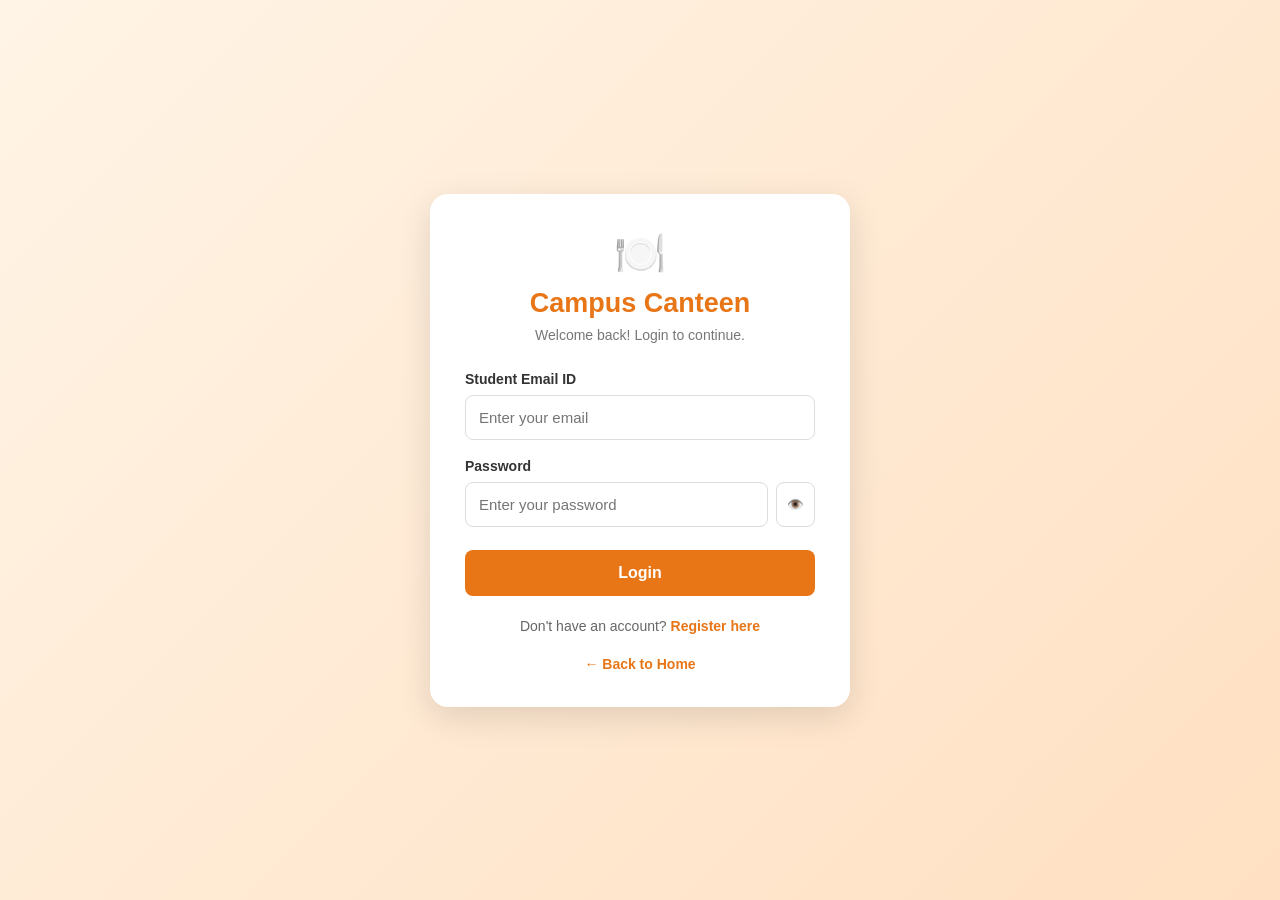
<file: Canteen Pre-Order System/menu.html>
<!DOCTYPE html>
<html lang="en">

<head>
    <meta charset="UTF-8">
    <meta name="viewport" content="width=device-width, initial-scale=1.0">

    <title>Food Menu - Campus Canteen</title>

    <link rel="stylesheet" href="css/style.css">
</head>

<body>

    <!-- Navigation -->
    
<nav class="navbar">
    <div class="logo">
        🍴 <span>Campus Canteen</span>
    </div>

    <ul class="nav-links">
        <li>
            <a href="index.html">Home</a>
        </li>
        <li>
            <a href="menu.html" class="active">Menu</a>
        </li>
        <li>
            <a href="cart.html">Cart</a>
        </li>
        <li>
            <a href="my-orders.html">My Orders</a>
        </li>
        <li>
            <button type="button" id="student-logout-btn">Logout</button>
        </li>
    </ul>
</nav>


    <!-- Menu Header -->
    <section class="menu-header">

        <h1>🍽️ Today's Menu</h1>

        <p>Choose your favorite food and add it to your cart.</p>

    </section>


    <!-- Categories -->
    <div class="categories">

        <button>All</button>
        <button>Breakfast</button>
        <button>Lunch</button>
        <button>Snacks</button>
        <button>Drinks</button>

    </div>


  
    
<!-- Food Items -->
<section class="food-container" id="food-container">
    <p id="menu-loading" role="status">
        Loading today's menu...
    </p>
</section>


    <script src="js/auth-guard.js"></script>
<script src="js/menu.js"></script>
<script src="js/student-logout.js"></script>

</body>

</html>
</file>
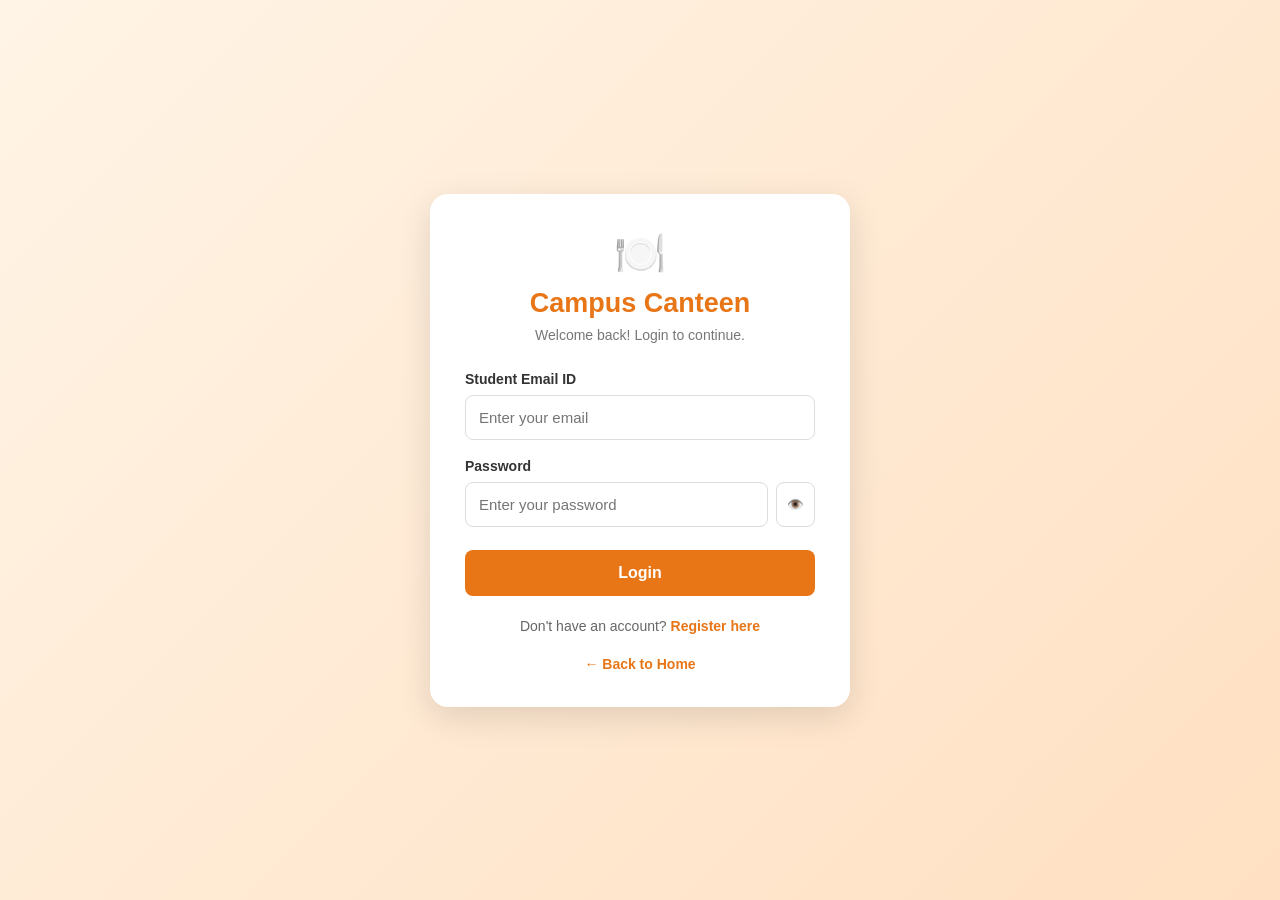
<file: Canteen Pre-Order System/my-orders.html>
<!DOCTYPE html>
<html lang="en">
<head>
    <meta charset="UTF-8">
    <meta name="viewport" content="width=device-width, initial-scale=1.0">
    <title>My Orders | Campus Canteen</title>

    <style>
        * {
            margin: 0;
            padding: 0;
            box-sizing: border-box;
            font-family: Arial, sans-serif;
        }

        body {
            background: #f8f9fa;
            color: #333;
        }

        nav {
            background: white;
            padding: 18px 7%;
            display: flex;
            justify-content: space-between;
            align-items: center;
            gap: 20px;
            box-shadow: 0 2px 10px rgba(0,0,0,.08);
        }

        .logo {
            font-size: 23px;
            font-weight: bold;
            color: #e67e22;
        }

        nav ul {
            list-style: none;
            display: flex;
            gap: 25px;
            flex-wrap: wrap;
        }

        nav a {
            text-decoration: none;
            color: #333;
            font-size: 15px;
        }

        nav a:hover,
        nav a.active {
            color: #e67e22;
            font-weight: bold;
        }

        .page-header {
            background: linear-gradient(135deg, #e67e22, #f39c12);
            color: white;
            text-align: center;
            padding: 35px 20px;
        }

        .page-header h1 {
            font-size: 32px;
            margin-bottom: 10px;
        }

        .container {
            max-width: 1100px;
            margin: 35px auto;
            padding: 0 20px;
        }

        .lookup-card,
        .stat-card,
        .order-card,
        .empty-orders {
            background: white;
            border-radius: 12px;
            box-shadow: 0 3px 12px rgba(0,0,0,.06);
        }

        .lookup-card {
            padding: 22px;
            margin-bottom: 25px;
        }

        .lookup-card h2 {
            margin-bottom: 12px;
        }

        .lookup-form {
            display: flex;
            gap: 12px;
            flex-wrap: wrap;
        }

        .lookup-form input {
            flex: 1;
            min-width: 200px;
            padding: 12px;
            border: 1px solid #ddd;
            border-radius: 7px;
            font-size: 15px;
        }

        button,
        .menu-btn {
            background: #e67e22;
            color: white;
            border: none;
            padding: 12px 18px;
            border-radius: 7px;
            cursor: pointer;
            font-size: 14px;
            text-decoration: none;
        }

        button:hover,
        .menu-btn:hover {
            background: #cf6d17;
        }

        button:disabled {
            opacity: .6;
            cursor: not-allowed;
        }

        #page-message {
            margin-top: 12px;
            line-height: 1.5;
            overflow-wrap: anywhere;
        }

        .stats-container {
            display: grid;
            grid-template-columns: repeat(2, 1fr);
            gap: 20px;
            margin-bottom: 35px;
        }

        .stat-card {
            padding: 25px 15px;
            text-align: center;
        }

        .stat-card h3 {
            color: #777;
            font-size: 15px;
            margin-bottom: 12px;
            font-weight: normal;
        }

        .stat-card p {
            color: #e67e22;
            font-size: 28px;
            font-weight: bold;
        }

        .orders-heading {
            display: flex;
            justify-content: space-between;
            align-items: center;
            gap: 15px;
            flex-wrap: wrap;
            margin-bottom: 20px;
        }

        .orders-heading h2 {
            font-size: 23px;
        }

        #status-filter {
            padding: 10px 12px;
            border: 1px solid #ddd;
            border-radius: 7px;
            background: white;
            font-size: 14px;
        }

        .order-card {
            padding: 25px;
            margin-bottom: 20px;
        }

        .order-top {
            display: flex;
            justify-content: space-between;
            align-items: center;
            gap: 15px;
            flex-wrap: wrap;
            border-bottom: 1px solid #eee;
            padding-bottom: 15px;
            margin-bottom: 18px;
        }

        .order-id {
            font-size: 18px;
            font-weight: bold;
            margin-bottom: 7px;
        }

        .order-date {
            color: #777;
            font-size: 13px;
        }

        .status {
            display: inline-block;
            padding: 8px 13px;
            border-radius: 20px;
            font-size: 12px;
            font-weight: bold;
        }

        .status-pending {
            background: #fff3cd;
            color: #856404;
        }

        .status-completed {
            background: #e5e7eb;
            color: #374151;
        }

        .status-cancelled {
            background: #fee2e2;
            color: #991b1b;
        }

        .order-details {
            display: grid;
            grid-template-columns: repeat(2, minmax(0, 1fr));
            gap: 14px;
            margin-bottom: 20px;
        }

        .detail-label {
            color: #777;
            font-size: 13px;
            margin-bottom: 5px;
        }

        .detail-value {
            font-weight: 600;
            overflow-wrap: anywhere;
        }

        .order-bottom {
            display: flex;
            justify-content: space-between;
            align-items: center;
            gap: 15px;
            flex-wrap: wrap;
            padding-top: 15px;
            border-top: 1px solid #eee;
        }

        .order-total {
            font-size: 19px;
            font-weight: bold;
        }

        .order-total span {
            color: #e67e22;
        }

        .empty-orders {
            text-align: center;
            padding: 50px 20px;
        }

        .empty-icon {
            font-size: 45px;
            margin-bottom: 15px;
        }

        .empty-orders h3 {
            margin-bottom: 10px;
            font-size: 21px;
        }

        .empty-orders p {
            color: #777;
            margin: 12px 0 22px;
            line-height: 1.5;
        }

        .footer {
            text-align: center;
            padding: 25px 15px;
            margin-top: 40px;
            background: white;
            color: #777;
            font-size: 14px;
        }

        [hidden] {
            display: none !important;
        }

        @media (max-width: 700px) {
            nav {
                flex-direction: column;
            }

            nav ul {
                justify-content: center;
                gap: 15px;
            }

            .stats-container {
                grid-template-columns: 1fr;
                gap: 12px;
            }

            .orders-heading {
                align-items: flex-start;
                flex-direction: column;
            }

            .order-card {
                padding: 18px;
            }

            .order-details {
                grid-template-columns: 1fr;
            }
        }
    </style>
</head>

<body>
    <nav>
        <div class="logo">Campus Canteen 🍽️</div>

        <ul>
            <li><a href="index.html">Home</a></li>
            <li><a href="menu.html">Menu</a></li>
            <li><a href="cart.html">Cart</a></li>
            <li><a href="my-orders.html" class="active">My Orders</a></li>
            <li>
    <button type="button" id="student-logout-btn">Logout</button>
</li>
        </ul>
    </nav>

    <header class="page-header">
        <h1>My Orders 📦</h1>
        <p>Track your canteen orders easily!</p>
    </header>

    <main class="container">
        <section class="lookup-card">
            <h2>Your Orders</h2>
            <p style="margin-bottom:15px;color:#666">
                Your order history is loaded securely from your logged-in student account.
            </p>
            <p id="page-message" role="status" aria-live="polite">Loading your orders...</p>
        </section>

        <section class="stats-container">
            <div class="stat-card">
                <h3>Total Orders</h3>
                <p id="total-orders">0</p>
            </div>

            <div class="stat-card">
                <h3>Active Orders</h3>
                <p id="active-orders">0</p>
            </div>
        </section>

        <section class="orders-heading">
            <h2>Your Order History</h2>

            <div>
                <label for="status-filter">Filter by status: </label>
                <select id="status-filter">
                    <option value="All">All Orders</option>
                    <option value="PENDING">Pending</option>
                    <option value="COMPLETED">Completed</option>
                    <option value="CANCELLED">Cancelled</option>
                </select>
            </div>
        </section>

        <section id="orders-list"></section>

        <section class="empty-orders" id="empty-orders" hidden>
            <div class="empty-icon">🛒</div>
            <h3 id="empty-title">No Orders Yet</h3>
            <p id="empty-description">
                You have not placed any orders yet.
            </p>
            <a href="menu.html" class="menu-btn">Browse Menu</a>
        </section>
    </main>

    <footer class="footer">
        <p>© 2026 Campus Canteen. Made for students ❤️</p>
    </footer>

    <script src="js/auth-guard.js"></script>
    
    <script>
        (() => {
            "use strict";

            const API_BASE_URL = "http://localhost:8080/api";
            const message = document.getElementById("page-message");
            const ordersList = document.getElementById("orders-list");
            const emptyOrders = document.getElementById("empty-orders");
            const statusFilter = document.getElementById("status-filter");
            let allOrders = [];

            function showMessage(text, isError = false) {
                message.textContent = text;
                message.style.color = isError ? "#b42318" : "#287a3d";
            }

            function normaliseStatus(status) {
                return String(status || "PENDING").trim().toUpperCase();
            }

            function formatTime(value) {
                if (!value) return "Not available";
                const match = String(value).match(/^(\d{2}:\d{2})/);
                return match ? match[1] : String(value);
            }

            function formatDate(value) {
                if (!value) return "Date unavailable";
                const date = new Date(value);
                return Number.isNaN(date.getTime()) ? String(value) : date.toLocaleString();
            }

            function addDetail(container, label, value) {
                const wrapper = document.createElement("div");
                const labelElement = document.createElement("p");
                labelElement.className = "detail-label";
                labelElement.textContent = label;
                const valueElement = document.createElement("p");
                valueElement.className = "detail-value";
                valueElement.textContent = value;
                wrapper.append(labelElement, valueElement);
                container.appendChild(wrapper);
            }

            function updateStatistics(orders) {
                document.getElementById("total-orders").textContent = orders.length;
                const active = orders.filter(order => {
                    const status = normaliseStatus(order.status);
                    return status !== "COMPLETED" && status !== "CANCELLED";
                }).length;
                document.getElementById("active-orders").textContent = active;
            }

            function getStatusClass(status) {
                switch (normaliseStatus(status)) {
                    case "COMPLETED": return "status-completed";
                    case "CANCELLED": return "status-cancelled";
                    default: return "status-pending";
                }
            }

            function renderOrders() {
                ordersList.replaceChildren();
                const selectedStatus = statusFilter.value;
                const filteredOrders = allOrders.filter(order =>
                    selectedStatus === "All" || normaliseStatus(order.status) === selectedStatus
                );

                if (filteredOrders.length === 0) {
                    emptyOrders.hidden = false;
                    document.getElementById("empty-title").textContent =
                        allOrders.length === 0 ? "No Orders Yet" : "No Matching Orders";
                    document.getElementById("empty-description").textContent =
                        allOrders.length === 0
                            ? "You have not placed any orders yet."
                            : "There are no orders with this status. Try another filter.";
                    return;
                }

                emptyOrders.hidden = true;
                filteredOrders.forEach(order => {
                    const card = document.createElement("article");
                    card.className = "order-card";
                    const top = document.createElement("div");
                    top.className = "order-top";
                    const info = document.createElement("div");
                    const idElement = document.createElement("p");
                    idElement.className = "order-id";
                    idElement.textContent = "Order ID: " + (order.id ?? order.orderId ?? "Unknown");
                    const dateElement = document.createElement("p");
                    dateElement.className = "order-date";
                    dateElement.textContent = formatDate(order.createdAt ?? order.orderDate);
                    info.append(idElement, dateElement);
                    const badge = document.createElement("span");
                    badge.className = "status " + getStatusClass(order.status);
                    badge.textContent = normaliseStatus(order.status);
                    top.append(info, badge);

                    const details = document.createElement("div");
                    details.className = "order-details";
                    addDetail(details, "Student Name", order.studentName || "Not available");
                    addDetail(details, "Roll Number", order.rollNumber || "Not available");
                    addDetail(details, "Pickup Time", formatTime(order.pickupTime));
                    addDetail(details, "Payment Method", order.paymentMethod || "CASH");

                    const itemList = document.createElement("div");
                    itemList.style.marginBottom = "15px";
                    const itemHeading = document.createElement("p");
                    itemHeading.textContent = "Items Ordered";
                    itemHeading.style.fontWeight = "bold";
                    itemHeading.style.marginBottom = "10px";
                    itemList.appendChild(itemHeading);
                    if (Array.isArray(order.items) && order.items.length > 0) {
                        order.items.forEach(item => {
                            const itemRow = document.createElement("div");
                            itemRow.style.display = "flex";
                            itemRow.style.justifyContent = "space-between";
                            itemRow.style.gap = "12px";
                            itemRow.style.padding = "6px 0";
                            const itemName = document.createElement("span");
                            itemName.textContent = `${item.itemName} × ${item.quantity} (₹${Number(item.unitPrice ?? 0).toFixed(2)} each)`;
                            const subtotal = document.createElement("strong");
                            subtotal.textContent = `₹${Number(item.subtotal ?? 0).toFixed(2)}`;
                            itemRow.append(itemName, subtotal);
                            itemList.appendChild(itemRow);
                        });
                    } else {
                        const noItems = document.createElement("p");
                        noItems.textContent = "No item details available.";
                        itemList.appendChild(noItems);
                    }

                    const bottom = document.createElement("div");
                    bottom.className = "order-bottom";
                    const total = document.createElement("p");
                    total.className = "order-total";
                    const amount = Number(order.totalAmount ?? order.total_amount ?? 0);
                    const amountLabel = document.createElement("span");
                    amountLabel.textContent = "Total: ₹" + amount.toFixed(2);
                    total.appendChild(amountLabel);
                    bottom.append(total);
                    card.append(top, details, itemList, bottom);
                    ordersList.appendChild(card);
                });
            }

            async function loadMyOrders() {
                showMessage("Fetching your orders...");
                ordersList.replaceChildren();
                emptyOrders.hidden = true;
                try {
                    const response = await fetch(API_BASE_URL + "/orders/my", {
                        method: "GET",
                        credentials: "include",
                        headers: { "Accept": "application/json" }
                    });
                    if (response.status === 401 || response.status === 403) {
                        throw new Error("Your student session may have expired. Please log in again, then reopen My Orders.");
                    }
                    if (!response.ok) {
                        const errorText = await response.text();
                        throw new Error(errorText || `Server returned ${response.status}`);
                    }
                    const data = await response.json();
                    if (!Array.isArray(data)) {
                        throw new Error("The server returned an unexpected order format.");
                    }
                    allOrders = data;
                    updateStatistics(allOrders);
                    renderOrders();
                    showMessage(allOrders.length
                        ? `Loaded ${allOrders.length} order(s) for your account.`
                        : "You're logged in, but you haven't placed any orders yet.");
                } catch (error) {
                    console.error("Could not load my orders:", error);
                    allOrders = [];
                    updateStatistics(allOrders);
                    ordersList.replaceChildren();
                    emptyOrders.hidden = true;
                    showMessage(error.message || "Could not load your orders. Please try again.", true);
                }
            }

            statusFilter.addEventListener("change", renderOrders);
            loadMyOrders();
        })();
    </script>
    <script src="js/student-logout.js"></script>
</body>
</html>
</file>
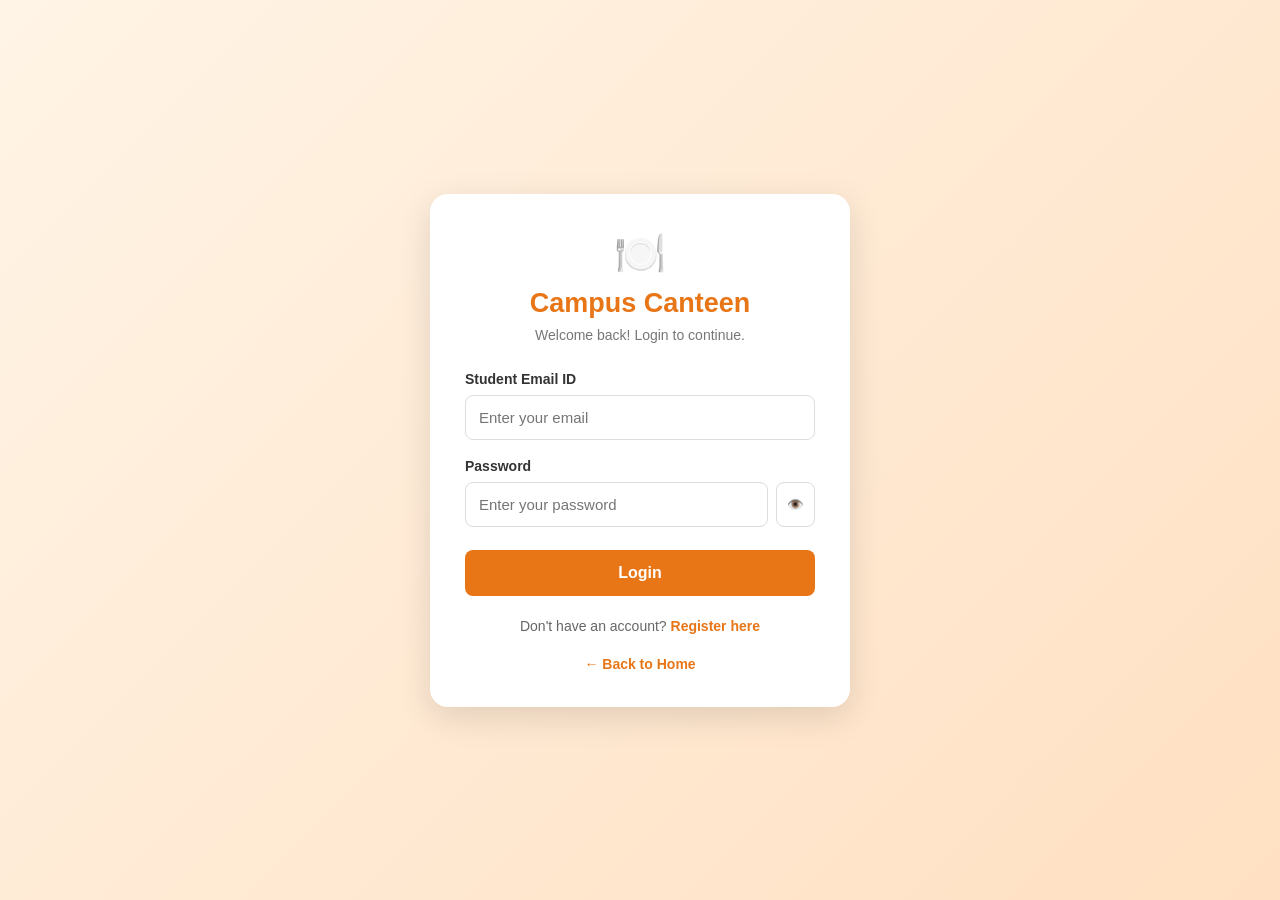
<file: Canteen Pre-Order System/order-confirmation.html>
<!DOCTYPE html>
<html lang="en">
<head>
    <meta charset="UTF-8">
    <meta name="viewport" content="width=device-width, initial-scale=1.0">
    <title>Order Confirmation - Campus Canteen</title>

    <link rel="stylesheet" href="css/style.css">

    <style>
        .confirmation-container {
            max-width: 650px;
            margin: 45px auto;
            padding: 35px 25px;
            background: white;
            border-radius: 18px;
            box-shadow: 0 4px 20px rgba(0, 0, 0, .09);
            text-align: center;
        }

        .success-icon {
            font-size: 65px;
            margin-bottom: 10px;
        }

        .confirmation-container h1 {
            color: #28a745;
            margin-bottom: 12px;
        }

        .confirmation-container > p {
            color: #555;
            font-size: 17px;
            line-height: 1.6;
        }

        .order-details {
            margin-top: 25px;
            padding: 20px;
            border-radius: 12px;
            background: #fffaf5;
            border: 1px solid #f3e3d5;
            text-align: left;
        }

        .order-details h2 {
            margin-bottom: 16px;
            color: #333;
        }

        .detail-row {
            display: flex;
            justify-content: space-between;
            gap: 16px;
            padding: 10px 0;
            border-bottom: 1px solid #eee2d8;
        }

        .detail-row span:first-child {
            color: #666;
        }

        .detail-row span:last-child {
            text-align: right;
            font-weight: 600;
            overflow-wrap: anywhere;
        }

        .order-items {
            margin-top: 18px;
        }

        .order-items h3 {
            margin-bottom: 10px;
        }

        .order-item {
            display: flex;
            justify-content: space-between;
            gap: 12px;
            padding: 9px 0;
        }

        .order-total {
            margin-top: 15px;
            padding-top: 15px;
            border-top: 2px solid #ead8c8;
            display: flex;
            justify-content: space-between;
            gap: 12px;
            font-size: 19px;
            font-weight: bold;
        }

        .confirmation-buttons {
            margin-top: 25px;
            display: flex;
            justify-content: center;
            gap: 12px;
            flex-wrap: wrap;
        }

        .confirmation-buttons a {
            display: inline-block;
            padding: 12px 20px;
            border-radius: 8px;
            text-decoration: none;
            font-size: 15px;
        }

        .menu-btn {
            background: #28a745;
            color: white;
        }

        .orders-btn {
            background: #f0f0f0;
            color: #333;
        }

        .missing-details {
            margin-top: 20px;
            color: #8a5b20;
            font-size: 14px;
        }

        @media (max-width: 600px) {
            .confirmation-container {
                margin: 25px 12px;
                padding: 25px 16px;
            }

            .detail-row {
                align-items: flex-start;
            }
        }
    </style>
</head>

<body>
    <main class="confirmation-container">
        <div class="success-icon" aria-hidden="true">🎉</div>

        <h1>Order Confirmed!</h1>

        <p>Thank you for ordering with Campus Canteen!</p>
        <p>Your order has been placed successfully.</p>

        <section class="order-details" aria-labelledby="details-heading">
            <h2 id="details-heading">Your Order Details</h2>

            <div id="order-details-content">
                Loading order details...
            </div>

            <div class="order-items">
                <h3>Items Ordered</h3>
                <div id="order-items-list"></div>
            </div>

            <div class="order-total">
                <span>Total Amount</span>
                <span id="order-total">Not available</span>
            </div>
        </section>

        <p id="details-note" class="missing-details" hidden></p>

        <div class="confirmation-buttons">
            <a href="menu.html" class="menu-btn">Order More Food</a>
            <a href="my-orders.html" class="orders-btn">My Orders</a>
        </div>
    </main>

    <script src="js/auth-guard.js"></script>
<script>
    (() => {
        "use strict";

        const detailsContainer =
            document.getElementById("order-details-content");

        const itemsContainer =
            document.getElementById("order-items-list");

        const totalElement =
            document.getElementById("order-total");

        const noteElement =
            document.getElementById("details-note");

        function addDetail(label, value) {
            const row = document.createElement("div");
            row.className = "detail-row";

            const labelElement = document.createElement("span");
            labelElement.textContent = label;

            const valueElement = document.createElement("span");
            valueElement.textContent = value;

            row.append(labelElement, valueElement);
            detailsContainer.appendChild(row);
        }

        function displayItems(items) {
            itemsContainer.replaceChildren();

            if (Array.isArray(items) && items.length > 0) {
                // Preferred format: saved order item details.
                for (const item of items) {
                    const row = document.createElement("div");
                    row.className = "order-item";

                    const name = document.createElement("span");
                    name.textContent =
                        `${item.itemName || item.name || "Food item"} × ${item.quantity || 1}`;

                    const amount = document.createElement("span");

                    const subtotal =
                        item.subtotal ??
                        (
                            Number(item.unitPrice ?? item.price) *
                            Number(item.quantity || 1)
                        );

                    amount.textContent =
                        subtotal != null && Number.isFinite(Number(subtotal))
                            ? `₹${Number(subtotal).toFixed(2)}`
                            : "";

                    row.append(name, amount);
                    itemsContainer.appendChild(row);
                }

                return;
            }

            if (
                items &&
                typeof items === "object" &&
                !Array.isArray(items) &&
                Object.keys(items).length > 0
            ) {
                // Alternate format: food ID -> quantity.
                for (const [id, quantity] of Object.entries(items)) {
                    const row = document.createElement("div");
                    row.className = "order-item";
                    row.dataset.foodId = String(id);

                    const name = document.createElement("span");
                    name.textContent = `Food item #${id} × ${quantity}`;

                    const amount = document.createElement("span");

                    row.append(name, amount);
                    itemsContainer.appendChild(row);
                }

                // Try to replace food IDs with names from the current menu.
                fetch("http://localhost:8080/api/menu")
                    .then(response => {
                        if (!response.ok) {
                            throw new Error(
                                `Menu request failed: ${response.status}`
                            );
                        }

                        return response.json();
                    })
                    .then(menu => {
                        for (const [id, quantity] of Object.entries(items)) {
                            const food = menu.find(
                                item => Number(item.id) === Number(id)
                            );

                            const row = Array.from(
                                itemsContainer.querySelectorAll(".order-item")
                            ).find(
                                element => element.dataset.foodId === String(id)
                            );

                            if (row && food) {
                                row.firstElementChild.textContent =
                                    `${food.name} × ${quantity}`;
                            }
                        }
                    })
                    .catch(error => {
                        console.warn(
                            "Could not load menu item names:",
                            error
                        );
                    });

                return;
            }

            itemsContainer.textContent =
                "Item details are not available in the confirmation response.";
        }

        function displayOrder() {
            let order = null;

            try {
                const saved = sessionStorage.getItem("confirmedOrder");
                order = saved ? JSON.parse(saved) : null;
            } catch (error) {
                console.error("Could not read confirmed order:", error);
            }

            if (!order) {
                detailsContainer.textContent =
                    "No recent order details are available in this browser session.";

                itemsContainer.textContent =
                    "Please check My Orders for saved order records.";

                totalElement.textContent = "Not available";

                noteElement.hidden = false;
                noteElement.textContent =
                    "Order details may be unavailable if this page was opened directly.";

                return;
            }

            detailsContainer.replaceChildren();

            const orderId =
                order.id ?? order.orderId ?? order.order_id;

            addDetail(
                "Order ID",
                orderId != null ? String(orderId) : "Not returned by server"
            );

            addDetail(
                "Student Name",
                order.studentName || "Not available"
            );

            addDetail(
                "Roll Number",
                order.rollNumber || "Not available"
            );

            addDetail(
                "Pickup Time",
                order.pickupTime || "Not available"
            );

            addDetail(
                "Order Status",
                order.status || "PENDING"
            );

            displayItems(order.items);

            const total =
                order.totalAmount ?? order.total_amount;

            if (total != null && Number.isFinite(Number(total))) {
                totalElement.textContent =
                    `₹${Number(total).toFixed(2)}`;
            } else {
                totalElement.textContent = "See saved order record";
            }

            noteElement.hidden = true;
        }

        displayOrder();
    })();
</script>

</body>
</html>
</file>
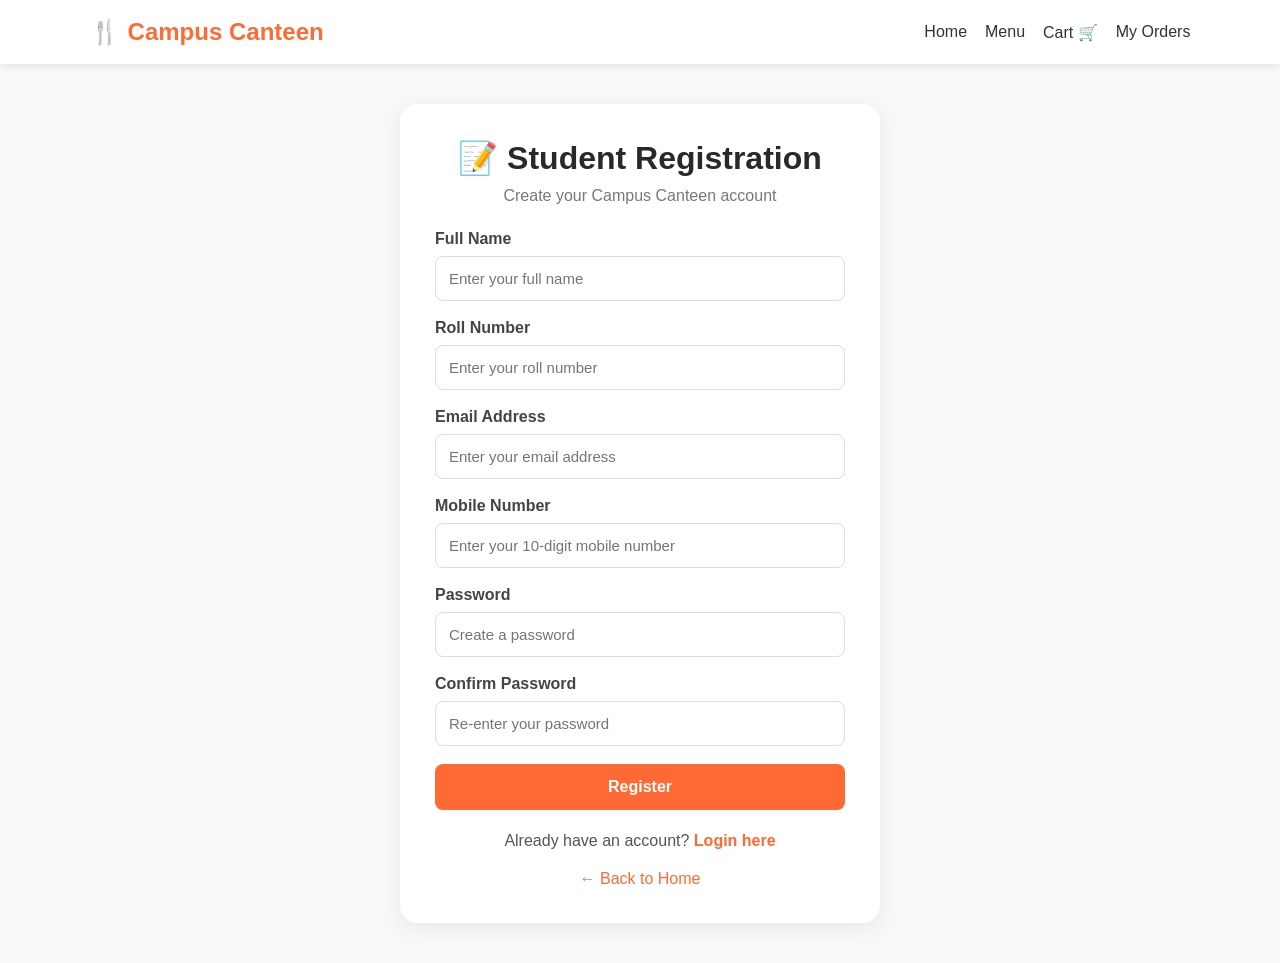
<file: Canteen Pre-Order System/register.html>
<!DOCTYPE html>
<html lang="en">

<head>
    <meta charset="UTF-8">
    <meta name="viewport" content="width=device-width, initial-scale=1.0">

    <title>Student Registration - Campus Canteen</title>

    <link rel="stylesheet" href="css/style.css">

    <style>
        .register-container {
            max-width: 480px;
            margin: 40px auto;
            padding: 35px;
            background: #ffffff;
            border-radius: 18px;
            box-shadow: 0 5px 25px rgba(0, 0, 0, 0.08);
        }

        .register-container h1 {
            text-align: center;
            color: #292929;
            margin-bottom: 10px;
        }

        .register-description {
            text-align: center;
            color: #777777;
            margin-bottom: 25px;
        }

        .form-group {
            margin-bottom: 18px;
        }

        .form-group label {
            display: block;
            margin-bottom: 8px;
            font-weight: 600;
            color: #444444;
        }

        .form-group input {
            width: 100%;
            padding: 13px;
            border: 1px solid #dddddd;
            border-radius: 8px;
            font-size: 15px;
            box-sizing: border-box;
        }

        .form-group input:focus {
            outline: none;
            border-color: #ff6933;
        }

        .register-btn {
            width: 100%;
            padding: 14px;
            background: #ff6933;
            color: white;
            border: none;
            border-radius: 8px;
            font-size: 16px;
            font-weight: bold;
            cursor: pointer;
        }

        .register-btn:hover {
            background: #ed5424;
        }

        .register-btn:disabled {
            opacity: 0.65;
            cursor: not-allowed;
        }

        .message {
            margin-top: 16px;
            text-align: center;
            line-height: 1.5;
            overflow-wrap: anywhere;
        }

        .login-link {
            text-align: center;
            margin-top: 22px;
            color: #555555;
        }

        .login-link a {
            color: #ff6933;
            text-decoration: none;
            font-weight: bold;
        }

        .back-home {
            display: block;
            text-align: center;
            margin-top: 20px;
            color: #ff6933;
            text-decoration: none;
        }

        @media (max-width: 550px) {
            .register-container {
                margin: 25px 15px;
                padding: 25px 20px;
            }
        }
    </style>
</head>

<body>

    <nav class="navbar">
        <div class="logo">
            🍴 <span>Campus Canteen</span>
        </div>

        <ul class="nav-links">
            <li><a href="index.html">Home</a></li>
            <li><a href="menu.html">Menu</a></li>
            <li><a href="cart.html">Cart 🛒</a></li>
            <li><a href="my-orders.html">My Orders</a></li>
        </ul>
    </nav>

    <main class="register-container">

        <h1>📝 Student Registration</h1>

        <p class="register-description">
            Create your Campus Canteen account
        </p>

        <form id="register-form">

            <div class="form-group">
                <label for="student-name">Full Name</label>
                <input
                    type="text"
                    id="student-name"
                    name="studentName"
                    placeholder="Enter your full name"
                    maxlength="100"
                    required
                >
            </div>

            <div class="form-group">
                <label for="roll-number">Roll Number</label>
                <input
                    type="text"
                    id="roll-number"
                    name="rollNumber"
                    placeholder="Enter your roll number"
                    maxlength="30"
                    required
                >
            </div>

            <div class="form-group">
                <label for="email">Email Address</label>
                <input
                    type="email"
                    id="email"
                    name="email"
                    placeholder="Enter your email address"
                    maxlength="150"
                    required
                >
            </div>

            <div class="form-group">
                <label for="phone">Mobile Number</label>
                <input
                    type="tel"
                    id="phone"
                    name="phone"
                    placeholder="Enter your 10-digit mobile number"
                    pattern="[0-9]{10}"
                    maxlength="10"
                    inputmode="numeric"
                    required
                >
            </div>

            <div class="form-group">
                <label for="password">Password</label>
                <input
                    type="password"
                    id="password"
                    name="password"
                    placeholder="Create a password"
                    minlength="8"
                    maxlength="72"
                    autocomplete="new-password"
                    required
                >
            </div>

            <div class="form-group">
                <label for="confirm-password">Confirm Password</label>
                <input
                    type="password"
                    id="confirm-password"
                    name="confirmPassword"
                    placeholder="Re-enter your password"
                    minlength="8"
                    maxlength="72"
                    autocomplete="new-password"
                    required
                >
            </div>

            <button type="submit" class="register-btn">
                Register
            </button>

            <p id="message" class="message" role="status"
               aria-live="polite"></p>

        </form>

        <p class="login-link">
            Already have an account?
            <a href="login.html">Login here</a>
        </p>

        <a href="index.html" class="back-home">
            ← Back to Home
        </a>

    </main>

    <script>
        const API_URL =
            "http://localhost:8080/api/student/auth/register";

        const registerForm =
            document.getElementById("register-form");

        const message =
            document.getElementById("message");

        const registerButton =
            registerForm.querySelector('button[type="submit"]');

        registerForm.addEventListener("submit", async function (event) {
            event.preventDefault();

            const studentName =
                document.getElementById("student-name").value.trim();

            const rollNumber =
                document.getElementById("roll-number").value.trim();

            const email =
                document.getElementById("email").value.trim();

            const phone =
                document.getElementById("phone").value.trim();

            const password =
                document.getElementById("password").value;

            const confirmPassword =
                document.getElementById("confirm-password").value;

            if (
                !studentName ||
                !rollNumber ||
                !email ||
                !phone ||
                !password ||
                !confirmPassword
            ) {
                message.style.color = "red";
                message.textContent = "Please fill in all fields.";
                return;
            }

            if (!/^[0-9]{10}$/.test(phone)) {
                message.style.color = "red";
                message.textContent =
                    "Please enter a valid 10-digit mobile number.";
                return;
            }

            if (password.length < 8 || password.length > 72) {
                message.style.color = "red";
                message.textContent =
                    "Password must contain between 8 and 72 characters.";
                return;
            }

            if (password !== confirmPassword) {
                message.style.color = "red";
                message.textContent = "Passwords do not match.";
                return;
            }

            registerButton.disabled = true;
            registerButton.textContent = "Registering...";
            message.style.color = "#555";
            message.textContent = "Creating your student account...";

            try {
                const response = await fetch(API_URL, {
                    method: "POST",
                    headers: {
                        "Content-Type": "application/json",
                        "Accept": "application/json"
                    },
                    body: JSON.stringify({
                        studentName: studentName,
                        rollNumber: rollNumber,
                        email: email,
                        phone: phone,
                        password: password
                    })
                });

                const data = await response.json().catch(() => ({}));

                if (!response.ok) {
                    if (response.status === 409) {
                        throw new Error(
                            data.detail ||
                            data.message ||
                            "This email or roll number is already registered."
                        );
                    }

                    if (response.status === 400) {
                        throw new Error(
                            data.detail ||
                            data.message ||
                            "Please check your details and try again."
                        );
                    }

                    throw new Error(
                        data.detail ||
                        data.message ||
                        "Registration failed. Please try again."
                    );
                }

                message.style.color = "green";
                message.textContent =
                    "Registration successful! Redirecting to login...";

                registerForm.reset();

                // Send the new student to the login page.
                setTimeout(() => {
                    window.location.href = "login.html";
                }, 1200);

            } catch (error) {
                message.style.color = "red";

                message.textContent =
                    error instanceof TypeError
                        ? "Cannot connect to the server. Make sure Spring Boot is running and try again."
                        : error.message;

            } finally {
                registerButton.disabled = false;
                registerButton.textContent = "Register";
            }
        });
    </script>

</body>
</html>
</file>
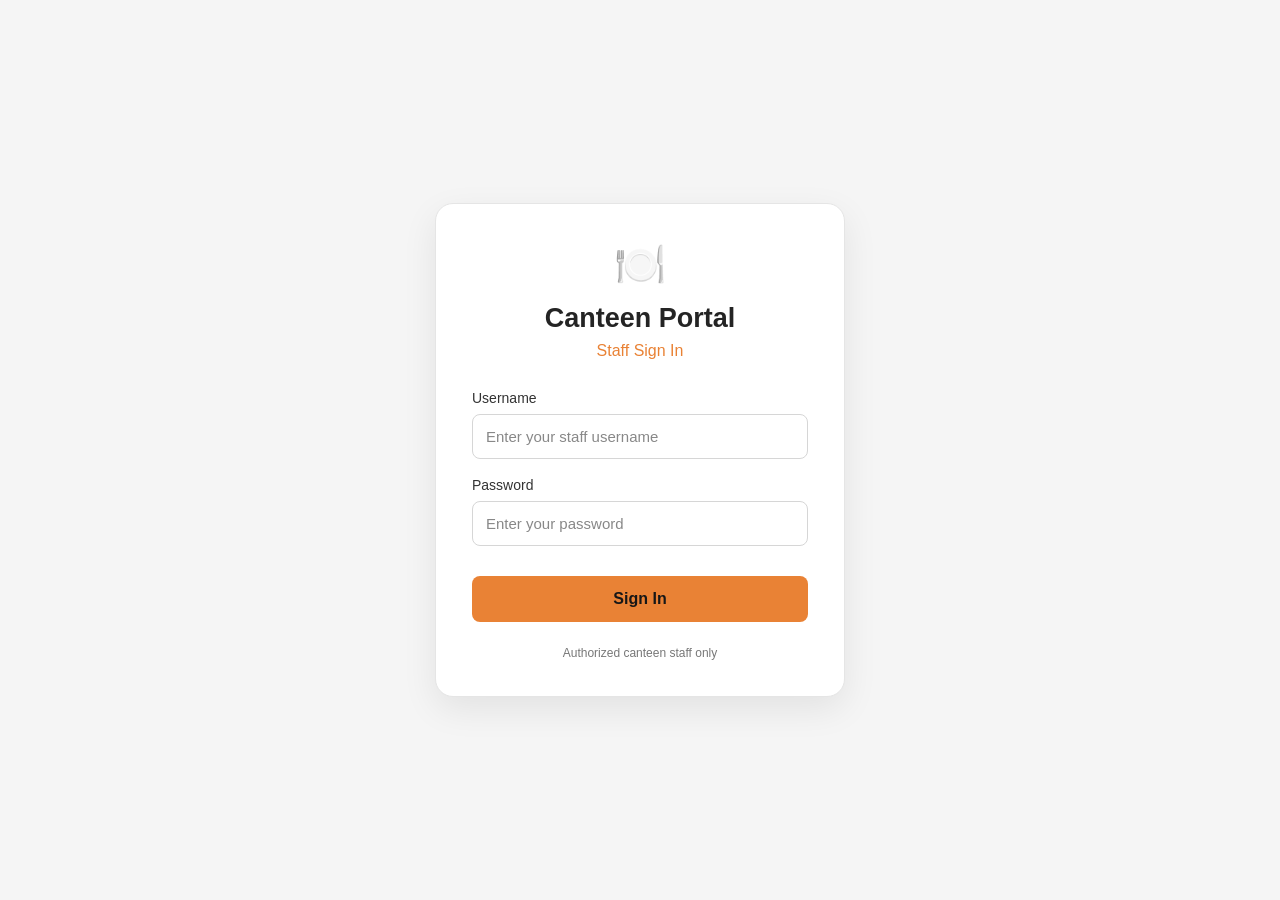
<file: canteen-staff/dashboard.html>
<!DOCTYPE html>
<html lang="en">
<head>
    <meta charset="UTF-8">
    <meta name="viewport" content="width=device-width, initial-scale=1.0">
    <title>Staff Dashboard | Campus Canteen</title>
    <link rel="stylesheet" href="css/staff.css">
</head>
<body>
    <header class="staff-header">
        <div class="brand">
            <span class="brand-icon">🍽️</span>
            <div>
                <h1>Campus Canteen</h1>
                <p>Staff Portal</p>
            </div>
        </div>

        <button id="logoutButton" class="logout-button" type="button">
            Logout
        </button>
    </header>

    <div class="staff-layout">
        <aside class="staff-sidebar">
            <p class="sidebar-heading">MAIN MENU</p>

            <a href="dashboard.html" class="nav-link active">
                <span>▦</span> Dashboard
            </a>

            <a href="menu-management.html" class="nav-link">
                <span>🍴</span> Menu Management
            </a>

            <a href="orders.html" class="nav-link">
                <span>📋</span> Orders
            </a>
            <a href="locations.html" class="nav-link">
    📍 Locations
</a>
        </aside>

        <main class="dashboard-content">
            <div class="page-heading">
                <div>
                    <h2>Dashboard</h2>
                    <p>Welcome to your canteen management dashboard!</p>
                </div>
                <span class="staff-badge">STAFF</span>
            </div>

            <section class="stats-grid">
                <article class="stat-card">
                    <div class="stat-icon orange">📦</div>
                    <p>Total Orders</p>
                    <h3 id="totalOrders">—</h3>
                    <span>All recorded orders</span>
                </article>

                <article class="stat-card">
                    <div class="stat-icon yellow">⏳</div>
                    <p>Pending Orders</p>
                    <h3 id="pendingOrders">—</h3>
                    <span>Awaiting completion</span>
                </article>

                <article class="stat-card">
                    <div class="stat-icon green">✓</div>
                    <p>Completed Orders</p>
                    <h3 id="completedOrders">—</h3>
                    <span>Successfully completed</span>
                </article>

                <article class="stat-card">
                    <div class="stat-icon blue">₹</div>
                    <p>Today's Orders</p>
                    <h3 id="todayOrders">—</h3>
                    <span>Orders placed today</span>
                </article>
            </section>

            <section class="recent-orders-card">
                <div class="section-heading">
                    <div>
                        <h3>Recent Orders</h3>
                        <p>Latest orders from students</p>
                    </div>
                    <a href="orders.html" class="view-all-link">View all →</a>
                </div>

                <div id="dashboardMessage" class="dashboard-message">
                    Dashboard statistics will appear here once connected
                    to the backend.
                </div>

                <div class="table-wrapper">
                    <table>
                        <thead>
                            <tr>
                                <th>Order ID</th>
                                <th>Student</th>
                                <th>Pickup Time</th>
                                <th>Amount</th>
                                <th>Status</th>
                            </tr>
                        </thead>
                        <tbody id="recentOrdersBody">
                            <tr>
                                <td colspan="5">Loading orders...</td>
                            </tr>
                        </tbody>
                    </table>
                </div>
            </section>
        </main>
    </div>

    <script src="js/auth.js"></script>
    <script src="js/dashboard.js"></script>
</body>
</html>
</file>
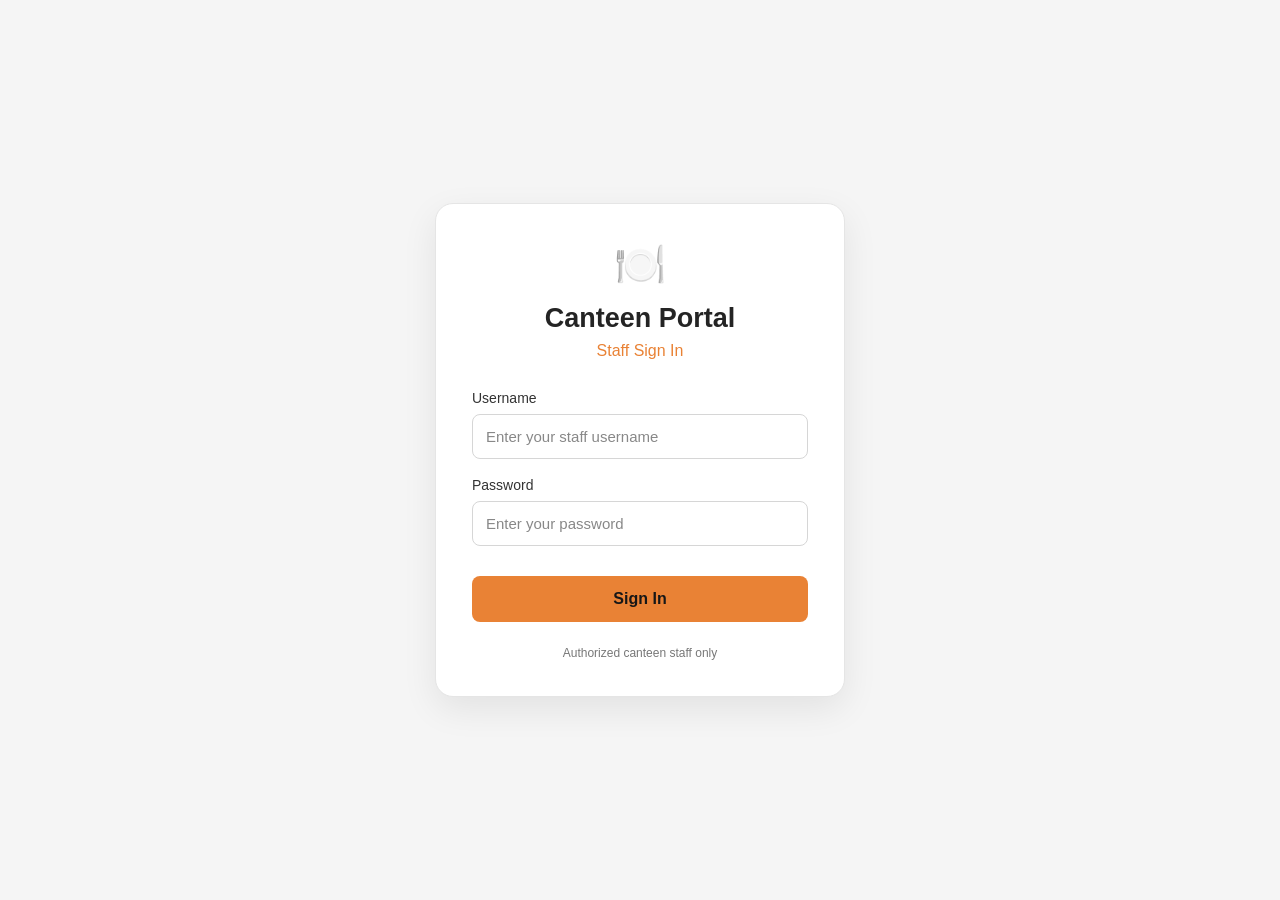
<file: canteen-staff/locations.html>
<!DOCTYPE html>
<html lang="en">
<head>
    <meta charset="UTF-8">
    <meta name="viewport" content="width=device-width, initial-scale=1.0">
    <title>Location Management | Campus Canteen</title>
    <link rel="stylesheet" href="css/staff.css">
</head>
<body>
    <header class="staff-header">
        <div class="brand">
            <span class="brand-icon">🍽️</span>
            <div>
                <h1>Campus Canteen</h1>
                <p>Staff Portal</p>
            </div>
        </div>
        <button id="logoutButton" class="logout-button" type="button">
            Logout
        </button>
    </header>

    <div class="staff-layout">
        <aside class="staff-sidebar">
            <p class="sidebar-heading">MAIN MENU</p>
            <a href="dashboard.html" class="nav-link">▦ Dashboard</a>
            <a href="menu-management.html" class="nav-link">🍴 Menu Management</a>
            <a href="locations.html" class="nav-link active">📍 Locations</a>
            <a href="orders.html" class="nav-link">📋 Orders</a>
        </aside>

        <main class="dashboard-content">
            <div class="page-heading">
                <div>
                    <h2>Location Management</h2>
                    <p>Manage predefined campus pickup and delivery locations.</p>
                </div>
                <span class="staff-badge">STAFF</span>
            </div>

            <section class="recent-orders-card menu-form-card">
                <div class="section-heading">
                    <div>
                        <h3 id="locationFormTitle">Add New Location</h3>
                        <p>Enter a campus location name.</p>
                    </div>
                </div>

                <form id="locationForm" class="menu-form">
                    <input type="hidden" id="locationId">

                    <div class="form-grid">
                        <div class="form-field">
                            <label for="locationName">Location Name</label>
                            <input
                                id="locationName"
                                type="text"
                                maxlength="100"
                                placeholder="e.g. Main Canteen"
                                required
                            >
                        </div>

                        <div class="form-field" id="locationStatusField" hidden>
                            <label for="locationActive">Status</label>
                            <select id="locationActive">
                                <option value="true">Active</option>
                                <option value="false">Inactive</option>
                            </select>
                        </div>
                    </div>

                    <div class="form-actions">
                        <button id="saveLocationButton"
                                class="primary-button" type="submit">
                            Add Location
                        </button>

                        <button id="cancelLocationEditButton"
                                class="secondary-button"
                                type="button" hidden>
                            Cancel Edit
                        </button>
                    </div>

                    <p id="locationMessage" role="status" aria-live="polite"></p>
                </form>
            </section>

            <section class="recent-orders-card menu-list-card">
                <div class="section-heading">
                    <div>
                        <h3>Campus Locations</h3>
                        <p>Manage locations available to students.</p>
                    </div>

                    <button id="refreshLocationsButton"
                            class="secondary-button" type="button">
                        Refresh
                    </button>
                </div>

                <div class="table-wrapper">
                    <table>
                        <thead>
                            <tr>
                                <th>Location</th>
                                <th>Status</th>
                                <th>Actions</th>
                            </tr>
                        </thead>

                        <tbody id="locationsTableBody">
                            <tr>
                                <td colspan="3">Loading locations...</td>
                            </tr>
                        </tbody>
                    </table>
                </div>

                <p id="locationListMessage" role="status"></p>
            </section>
        </main>
    </div>

    <script src="js/auth.js"></script>
    <script src="js/locations.js"></script>
</body>
</html>
</file>
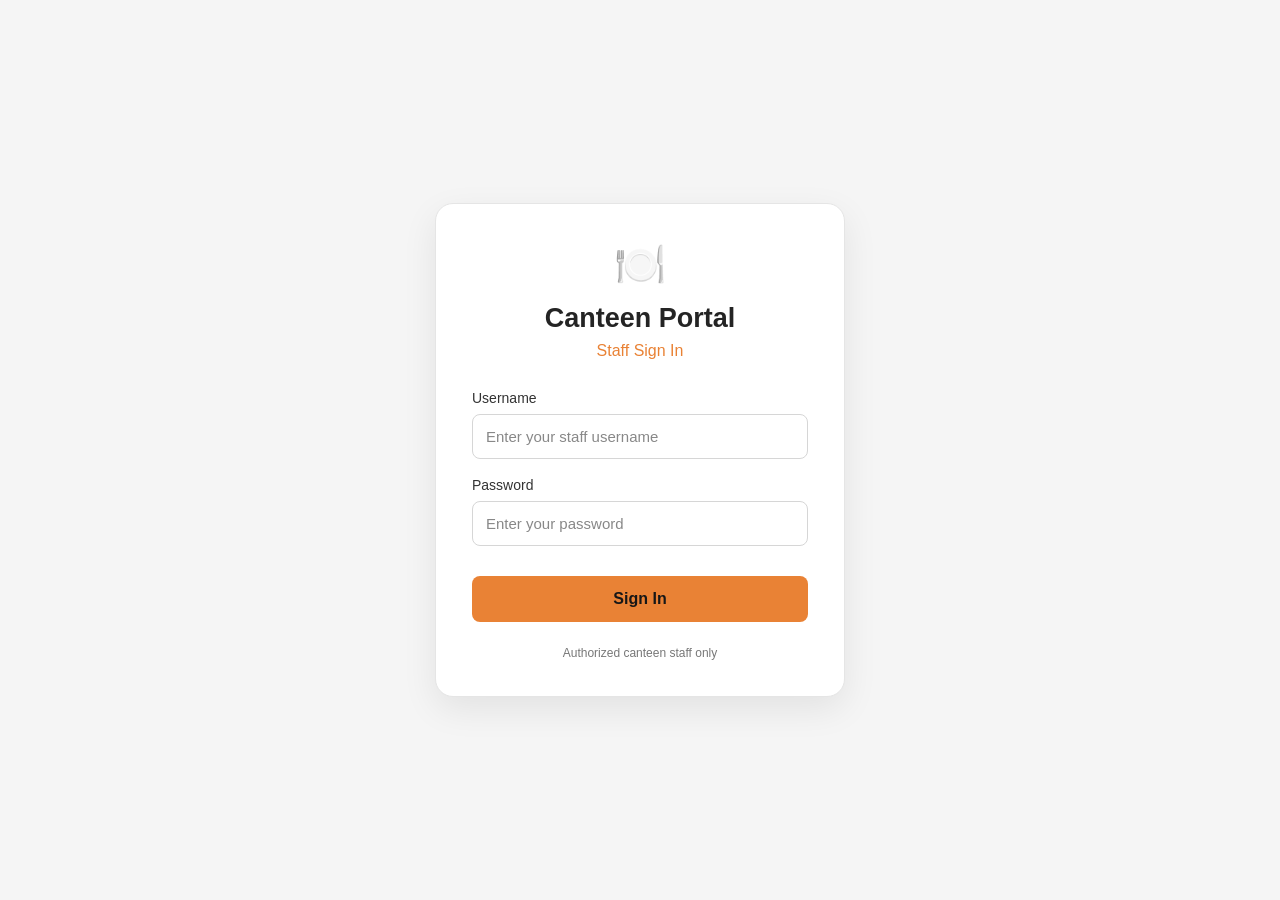
<file: canteen-staff/login.html>
<!DOCTYPE html>
<html lang="en">
<head>
    <meta charset="UTF-8">
    <meta name="viewport" content="width=device-width, initial-scale=1.0">
    <title>Canteen Staff Login</title>
    <link rel="stylesheet" href="css/staff.css">
</head>
<body class="login-page">

    <main class="login-card">
        <div class="login-icon">🍽️</div>

        <h1>Canteen Portal</h1>
        <p class="subtitle">Staff Sign In</p>

        <form id="loginForm">
            <label for="username">Username</label>
            <input
                type="text"
                id="username"
                name="username"
                placeholder="Enter your staff username"
                autocomplete="username"
                required
            >

            <label for="password">Password</label>
            <input
                type="password"
                id="password"
                name="password"
                placeholder="Enter your password"
                autocomplete="current-password"
                required
            >

            <p id="loginMessage" role="alert"></p>

            <button type="submit" id="loginButton">
                Sign In
            </button>
        </form>

        <p class="login-note">
            Authorized canteen staff only
        </p>
    </main>

    <script src="js/auth.js"></script>
</body>
</html>
</file>
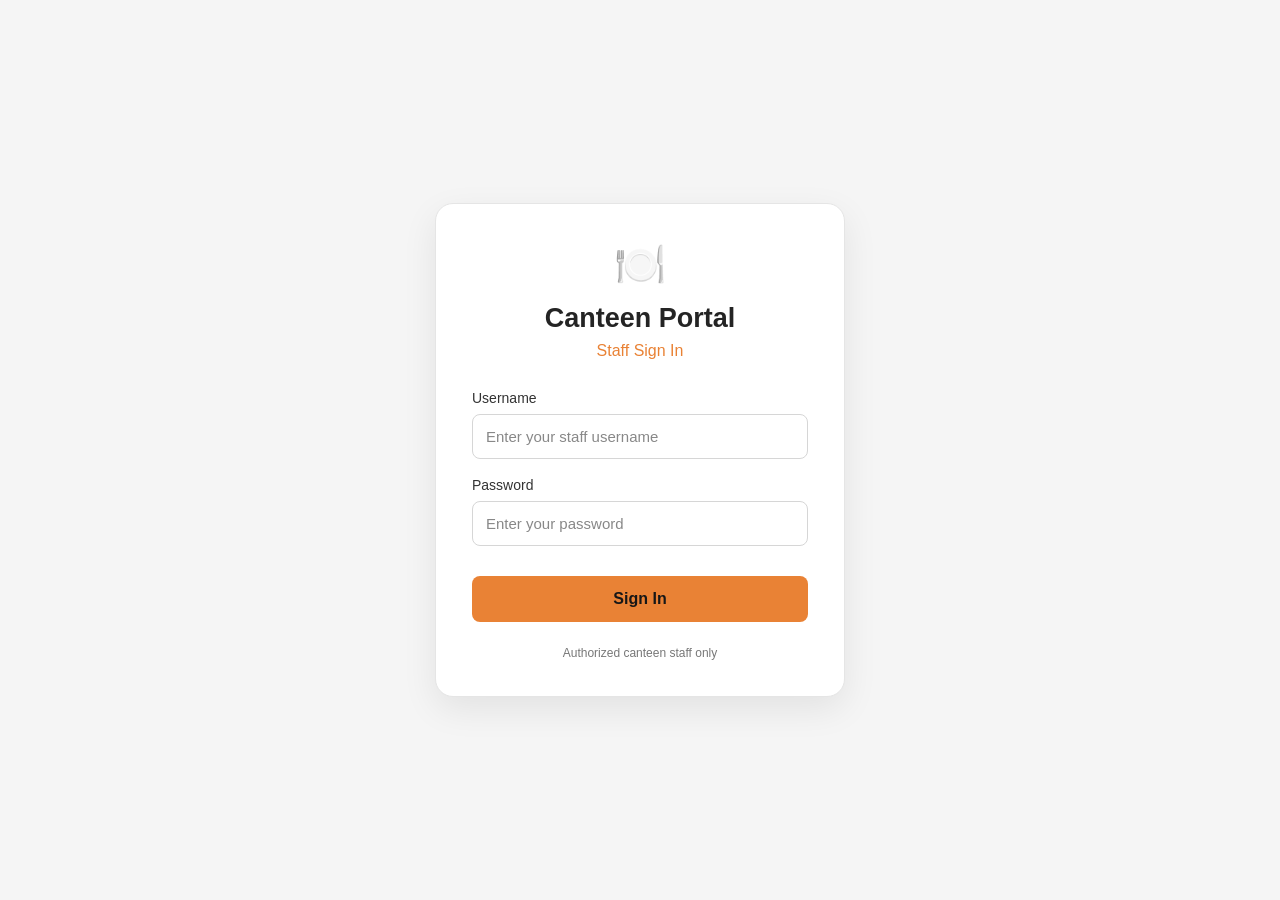
<file: canteen-staff/menu-management.html>
<!DOCTYPE html>
<html lang="en">
<head>
    <meta charset="UTF-8">
    <meta name="viewport" content="width=device-width, initial-scale=1.0">
    <title>Menu Management | Campus Canteen</title>
    <link rel="stylesheet" href="css/staff.css">
</head>
<body>
    <header class="staff-header">
        <div class="brand">
            <span class="brand-icon">🍽️</span>
            <div>
                <h1>Campus Canteen</h1>
                <p>Staff Portal</p>
            </div>
        </div>
        <button id="logoutButton" class="logout-button" type="button">Logout</button>
    </header>

    <div class="staff-layout">
        <aside class="staff-sidebar">
            <p class="sidebar-heading">MAIN MENU</p>
            <a href="dashboard.html" class="nav-link"><span>▦</span> Dashboard</a>
            <a href="menu-management.html" class="nav-link active"><span>🍴</span> Menu Management</a>
            <a href="orders.html" class="nav-link"><span>📋</span> Orders</a>
            <a href="locations.html" class="nav-link">📍 Locations</a>
        </aside>

        <main class="dashboard-content">
            <div class="page-heading">
                <div>
                    <h2>Menu Management</h2>
                    <p>Add food items and manage your canteen menu.</p>
                </div>
                <span class="staff-badge">STAFF</span>
            </div>

            <section class="recent-orders-card menu-form-card">
                <div class="section-heading">
                    <div>
                        <h3 id="formTitle">Add New Food Item</h3>
                        <p>Enter the food item details below.</p>
                    </div>
                </div>

                <form id="menuForm" class="menu-form">
                    <input type="hidden" id="foodId">

                    <div class="form-grid">
                        <div class="form-field">
                            <label for="foodName">Food Name</label>
                            <input id="foodName" type="text" maxlength="100"
                                   placeholder="e.g. Masala Dosa" required>
                        </div>

                        <div class="form-field">
                            <label for="foodCategory">Category</label>
                            <input id="foodCategory" type="text" maxlength="50"
                                   placeholder="e.g. Breakfast" required>
                        </div>

                        <div class="form-field">
                            <label for="foodPrice">Price (₹)</label>
                            <input id="foodPrice" type="number" min="0.01"
                                   max="100000" step="0.01"
                                   placeholder="e.g. 45" required>
                        </div>

                        <div class="form-field">
                            <label for="foodAvailable">Availability</label>
                            <select id="foodAvailable">
                                <option value="true">Available</option>
                                <option value="false">Unavailable</option>
                            </select>
                        </div>

                        <div class="form-field full-width">
                            <label for="foodDescription">Description</label>
                            <textarea id="foodDescription" rows="3" maxlength="500"
                                      placeholder="Describe the food item"></textarea>
                        </div>
                    </div>

                    <div class="form-actions">
                        <button id="saveFoodButton" class="primary-button" type="submit">
                            Add Food Item
                        </button>
                        <button id="cancelEditButton" class="secondary-button"
                                type="button" hidden>Cancel Edit</button>
                    </div>
                    <p id="menuMessage" role="status" aria-live="polite"></p>
                </form>
            </section>

            <section class="recent-orders-card menu-list-card">
                <div class="section-heading">
                    <div>
                        <h3>Food Items</h3>
                        <p>Manage the items shown in the student menu.</p>
                    </div>
                    <button id="refreshMenuButton" class="secondary-button" type="button">
                        Refresh
                    </button>
                </div>

                <div class="table-wrapper">
                    <table>
                        <thead>
                            <tr>
                                <th>Name</th>
                                <th>Category</th>
                                <th>Price</th>
                                <th>Availability</th>
                                <th>Actions</th>
                            </tr>
                        </thead>
                        <tbody id="menuTableBody">
                            <tr><td colspan="5">Loading menu items...</td></tr>
                        </tbody>
                    </table>
                </div>
                <p id="menuListMessage" role="status"></p>
            </section>
        </main>
    </div>

    <script src="js/auth.js"></script>
    <script src="js/menu.js"></script>
</body>
</html>
</file>
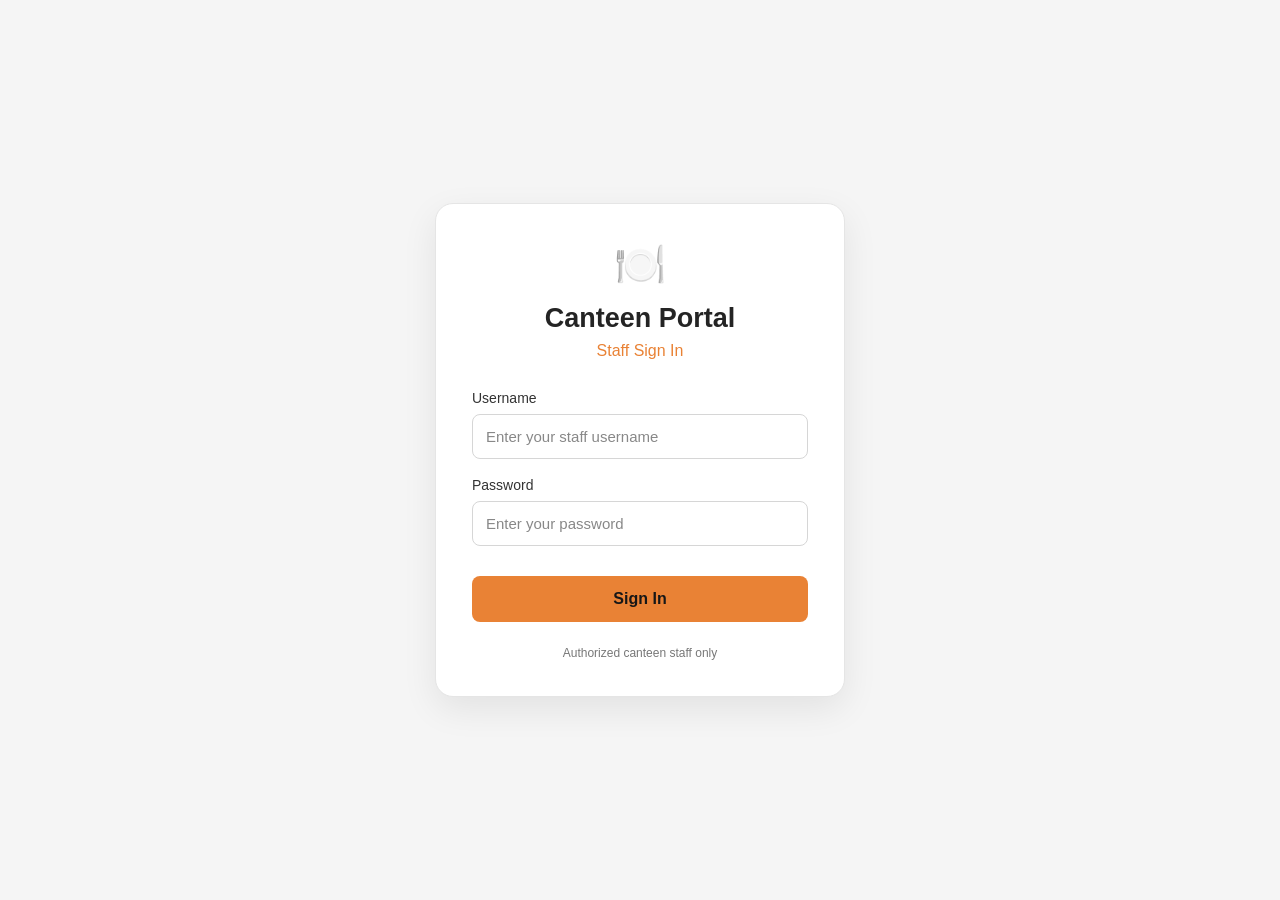
<file: canteen-staff/orders.html>
<!DOCTYPE html>
<html lang="en">
<head>
    <meta charset="UTF-8">
    <meta name="viewport" content="width=device-width, initial-scale=1.0">
    <title>Order Management | Campus Canteen</title>
    <link rel="stylesheet" href="css/staff.css">
</head>
<body>
    <header class="staff-header">
        <div class="brand">
            <span class="brand-icon">🍽️</span>
            <div>
                <h1>Campus Canteen</h1>
                <p>Staff Portal</p>
            </div>
        </div>
        <button id="logoutButton" class="logout-button" type="button">Logout</button>
    </header>

    <div class="staff-layout">
        <aside class="staff-sidebar">
            <p class="sidebar-heading">MAIN MENU</p>
            <a href="dashboard.html" class="nav-link">
                <span>▦</span> Dashboard
            </a>
            <a href="menu-management.html" class="nav-link">
                <span>🍴</span> Menu Management
            </a>
            <a href="orders.html" class="nav-link active">
                <span>📋</span> Orders
            </a>
            <a href="locations.html" class="nav-link">
    📍 Locations
</a>
        </aside>

        <main class="dashboard-content">
            <div class="page-heading">
                <div>
                    <h2>Order Management</h2>
                    <p>View student orders and update their status.</p>
                </div>
                <span class="staff-badge">STAFF</span>
            </div>

            <section class="stats-grid order-stats">
                <article class="stat-card">
                    <div class="stat-icon orange">📦</div>
                    <p>Total Orders</p>
                    <h3 id="ordersTotal">—</h3>
                </article>
                <article class="stat-card">
                    <div class="stat-icon yellow">⏳</div>
                    <p>Pending</p>
                    <h3 id="ordersPending">—</h3>
                </article>
                <article class="stat-card">
                    <div class="stat-icon green">✓</div>
                    <p>Completed</p>
                    <h3 id="ordersCompleted">—</h3>
                </article>
                <article class="stat-card">
                    <div class="stat-icon blue">✕</div>
                    <p>Cancelled</p>
                    <h3 id="ordersCancelled">—</h3>
                </article>
            </section>

            <section class="recent-orders-card">
                <div class="section-heading">
                    <div>
                        <h3>All Orders</h3>
                        <p>Latest student orders from the database.</p>
                    </div>
                    <button id="refreshOrdersButton" class="secondary-button"
                            type="button">Refresh</button>
                </div>

                <div class="order-filters">
                    <label for="statusFilter">Filter by status</label>
                    <select id="statusFilter">
                        <option value="ALL">All Orders</option>
                        <option value="PENDING">Pending</option>
                        <option value="COMPLETED">Completed</option>
                        <option value="CANCELLED">Cancelled</option>
                    </select>
                </div>

                <p id="ordersMessage" role="status" aria-live="polite">
                    Loading orders...
                </p>

                <div class="table-wrapper">
                    <table>
                        <thead>
                            <tr>
                                <th>Order ID</th>
                                <th>Student</th>
                                <th>Roll Number</th>
                                <th>Phone</th>
                                <th>Pickup Time</th>
                                <th>Food Items</th>
                                <th>Amount</th>
                                <th>Payment</th>
                                <th>Status</th>
                                <th>Actions</th>
                            </tr>
                        </thead>
                        <tbody id="ordersTableBody">
                            <tr>
                                <td colspan="10">Loading orders...</td>
                            </tr>
                        </tbody>
                    </table>
                </div>
            </section>
        </main>
    </div>

    <script src="js/auth.js"></script>
    <script src="js/orders.js"></script>
</body>
</html>
</file>
<file: Canteen Pre-Order System/css/style.css>
* {
    margin: 0;
    padding: 0;
    box-sizing: border-box;
}

body {
    font-family: Arial, sans-serif;
    background-color: #f8f9fa;
    color: #333;
}

/* Navigation Bar */
.navbar {
    display: flex;
    justify-content: space-between;
    align-items: center;
    padding: 18px 50px;
    background-color: #ffffff;
    box-shadow: 0 2px 8px rgba(0, 0, 0, 0.1);
}

.logo {
    font-size: 24px;
    font-weight: bold;
    color: #ff6b35;
}

.nav-links {
    display: flex;
    gap: 18px;
    list-style: none;
}

.nav-links a {
    text-decoration: none;
    color: #333;
    font-weight: 500;
}

.nav-links a:hover {
    color: #ff6b35;
}

/* Hero Section */
.hero {
    text-align: center;
    padding: 100px 20px;
    background-color: #fff3ed;
}

.hero h1 {
    font-size: 48px;
    margin-bottom: 20px;
}

.hero h1 span {
    color: #ff6b35;
}

.hero p {
    font-size: 18px;
    margin-bottom: 30px;
    color: #666;
}

/* Button */
.btn {
    display: inline-block;
    padding: 12px 25px;
    background-color: #ff6b35;
    color: white;
    text-decoration: none;
    border-radius: 8px;
    font-weight: bold;
    
}

.btn:hover {
    background-color: #e85a2a;
}

/* Features */
.features {
    display: flex;
    justify-content: center;
    gap: 30px;
    padding: 60px 30px;
}

.feature-card {
    width: 250px;
    padding: 30px;
    text-align: center;
    background-color: white;
    border-radius: 12px;
    box-shadow: 0 3px 10px rgba(0, 0, 0, 0.08);
}

.feature-card h3 {
    margin: 15px 0 10px;
}

.feature-card p {
    color: #666;
}

/* Menu Header */

.menu-header {
    text-align: center;
    padding: 50px 20px 30px;
}

.menu-header h1 {
    font-size: 36px;
    margin-bottom: 10px;
}

.menu-header p {
    color: #666;
}


/* Categories */

.categories {
    display: flex;
    justify-content: center;
    gap: 15px;
    margin-bottom: 40px;
}

.categories button {
    padding: 10px 20px;
    border: none;
    border-radius: 20px;
    background-color: #eeeeee;
    cursor: pointer;
}

.categories button:hover {
    background-color: #ff6b35;
    color: white;
}

/* Selected Menu Category */
.categories button.active {
    background-color: #ff6b35;
    color: #ffffff;
    font-weight: 600;
    box-shadow: 0 4px 12px rgba(255, 107, 53, 0.2);
}

.categories button.active:hover {
    background-color: #e85a2a;
}


/* Food Container */

.food-container {
    display: grid;
    grid-template-columns: repeat(4, 1fr);
    gap: 25px;
    padding: 20px 50px 60px;
}


/* Food Card */

.food-card {
    background-color: white;
    padding: 25px;
    text-align: center;
    border-radius: 15px;
    box-shadow: 0 3px 12px rgba(0, 0, 0, 0.08);
}
.food-card {
    transition: transform 0.25s ease, box-shadow 0.25s ease;
}

.food-card:hover {
    transform: translateY(-5px);
    box-shadow: 0 10px 25px rgba(0, 0, 0, 0.1);
}

.food-image {
    font-size: 60px;
    margin-bottom: 15px;
}

.food-card h2 {
    margin-bottom: 8px;
}

.food-card p {
    color: #777;
    font-size: 14px;
    margin-bottom: 12px;
}

.food-card h3 {
    color: #ff6b35;
    margin-bottom: 15px;
}


/* Add to Cart Button */

.add-btn {
    width: 100%;
    padding: 10px;
    border: none;
    border-radius: 8px;
    background-color: #ff6b35;
    color: white;
    font-weight: bold;
    cursor: pointer;
}

.add-btn:hover {
    background-color: #e85a2a;
}

/* Cart Page */

.cart-container {
    max-width: 900px;
    margin: 30px auto;
    padding: 20px;
}


/* Individual Cart Item */


/* Individual Cart Item */
.cart-item {
    display: grid;
    grid-template-columns: minmax(0, 1fr) auto;
    align-items: center;
    gap: 24px;

    background-color: white;
    padding: 24px;
    margin-bottom: 15px;
    border-radius: 12px;
    box-shadow: 0 3px 10px rgba(0, 0, 0, 0.08);

    width: 100%;
    box-sizing: border-box;
}

.cart-item-details {
    min-width: 0;
}

.cart-item h3 {
    margin-bottom: 5px;
}

.cart-item p {
    color: #666;
}



/* Quantity Buttons */


/* Quantity Buttons */
.quantity-controls {
    display: flex;
    align-items: center;
    justify-content: flex-end;
    gap: 12px;
    flex-wrap: wrap;
}

.quantity-controls button {
    width: auto;
    min-width: 38px;
    min-height: 36px;
    padding: 8px 12px;
    flex-shrink: 0;

    border: none;
    border-radius: 7px;
    background-color: #fff0df;
    color: #e86600;

    font-size: 15px;
    font-weight: 600;
    cursor: pointer;
}

.quantity-controls span {
    min-width: 20px;
    text-align: center;
    font-weight: 600;
}

.quantity-controls button[data-action="remove"] {
    white-space: nowrap;
}


@media (max-width: 600px) {
    .cart-item {
        grid-template-columns: 1fr;
        gap: 16px;
    }

    .quantity-controls {
        justify-content: flex-start;
    }
}



/* Cart Summary */

.cart-summary {
    margin-top: 30px;

    padding: 25px;

    background-color: white;

    border-radius: 12px;

    box-shadow: 0 3px 10px rgba(0, 0, 0, 0.08);
}


.cart-summary h2 {
    margin-bottom: 20px;
}


.cart-summary p {
    margin: 10px 0;
    font-size: 17px;
}


#place-order-btn {
    width: 100%;

    padding: 13px;

    margin-top: 20px;

    border: none;
    border-radius: 8px;

    background-color: #ff6b35;
    color: white;

    font-size: 16px;
    font-weight: bold;

    cursor: pointer;
}


#place-order-btn:hover {
    background-color: #e85a2a;
}
/* see/*

/* =====================================================
   MODERN HOME PAGE
   ===================================================== */


/* ---------- Navbar Improvements ---------- */

.navbar {
    position: sticky;
    top: 0;
    z-index: 1000;

    padding: 18px 7%;

    background-color: rgba(255, 255, 255, 0.95);

    backdrop-filter: blur(10px);
}


.logo {
    display: flex;
    align-items: center;
    gap: 8px;

    font-size: 24px;
    font-weight: 800;
}


.nav-links {
    align-items: center;
}


.nav-links a {
    transition: 0.3s;
}


.nav-links a:hover {
    transform: translateY(-2px);
}


.nav-links .active {
    color: #ff6b35;
}


/* Login Button */

.login-btn {
    padding: 9px 18px;

    border-radius: 20px;

    background-color: #ff6b35;

    color: white !important;
}


.login-btn:hover {
    background-color: #e85a2a;
}


/* =====================================================
   HERO SECTION
   ===================================================== */

.hero {

    position: relative;

    min-height: 650px;

    display: flex;

    align-items: center;

    justify-content: space-between;

    padding: 80px 8%;

    overflow: hidden;

    background:
        radial-gradient(
            circle at 85% 45%,
            #ffd8c8 0%,
            #fff3ed 35%,
            #ffffff 75%
        );
}


/* Hero Content */

.hero-content {

    max-width: 620px;

    position: relative;

    z-index: 5;

    animation: fadeUp 1s ease;
}


.small-title {

    display: inline-block;

    padding: 8px 16px;

    margin-bottom: 20px;

    border-radius: 20px;

    background-color: #ffe6dc;

    color: #e85a2a;

    font-size: 13px;

    font-weight: bold;

    letter-spacing: 1px;
}


.hero h1 {

    font-size: clamp(42px, 5vw, 68px);

    line-height: 1.08;

    margin-bottom: 25px;

    color: #222;
}


.hero h1 span {

    display: block;

    color: #ff6b35;
}


.hero p {

    max-width: 530px;

    font-size: 18px;

    line-height: 1.7;

    color: #666;

    margin-bottom: 35px;
}


/* Hero Buttons */

.hero-buttons {

    display: flex;

    gap: 15px;

    align-items: center;
    justify-content: center;
}


.primary-btn,
.secondary-btn {

    padding: 14px 25px;

    border-radius: 10px;

    text-decoration: none;

    font-weight: bold;

    transition: 0.3s;
}


.primary-btn {

    background-color: #ff6b35;

    color: white;

    box-shadow: 0 8px 20px rgba(255, 107, 53, 0.25);
}


.primary-btn:hover {

    transform: translateY(-3px);

    background-color: #e85a2a;

    box-shadow: 0 12px 25px rgba(255, 107, 53, 0.3);
}


.secondary-btn {

    color: #333;

    border: 1px solid #ddd;

    background-color: white;
}


.secondary-btn:hover {

    border-color: #ff6b35;

    color: #ff6b35;

    transform: translateY(-3px);
}


/* =====================================================
   MAIN FOOD CIRCLE
   ===================================================== */

.hero-food {

    position: relative;

    width: 430px;

    height: 430px;

    display: flex;

    align-items: center;

    justify-content: center;

    z-index: 2;
}


.food-circle {

    width: 340px;

    height: 340px;

    border-radius: 50%;

    display: flex;

    align-items: center;

    justify-content: center;

    background:
        linear-gradient(
            145deg,
            #ffd8c8,
            #fff0e9
        );

    box-shadow:
        0 25px 60px rgba(0, 0, 0, 0.12);

    animation: foodPulse 4s ease-in-out infinite;
}


.main-food {

    font-size: 190px;

    filter:
        drop-shadow(
            0 20px 15px rgba(0, 0, 0, 0.15)
        );

    animation: foodFloat 3s ease-in-out infinite;
}


/* =====================================================
   FLOATING FOOD ITEMS
   ===================================================== */

.floating-food {

    position: absolute;

    font-size: 48px;

    z-index: 1;

    user-select: none;

    filter:
        drop-shadow(
            0 8px 8px rgba(0, 0, 0, 0.12)
        );
}


/* Individual Positions */

.food-1 {

    top: 15%;

    left: 48%;

    animation: float1 5s ease-in-out infinite;
}


.food-2 {

    top: 12%;

    right: 8%;

    font-size: 55px;

    animation: float2 6s ease-in-out infinite;
}


.food-3 {

    bottom: 15%;

    left: 8%;

    animation: float3 5.5s ease-in-out infinite;
}


.food-4 {

    bottom: 10%;

    right: 43%;

    font-size: 42px;

    animation: float4 4.5s ease-in-out infinite;
}


.food-5 {

    top: 55%;

    left: 3%;

    font-size: 40px;

    animation: float2 5s ease-in-out infinite;
}


.food-6 {

    bottom: 5%;

    right: 8%;

    font-size: 45px;

    animation: float1 6s ease-in-out infinite;
}


/* =====================================================
   FOOD BADGES
   ===================================================== */

.food-badge {

    position: absolute;

    padding: 10px 16px;

    border-radius: 25px;

    background-color: white;

    box-shadow:
        0 8px 25px rgba(0, 0, 0, 0.1);

    font-size: 14px;

    font-weight: bold;

    animation: badgeFloat 3s ease-in-out infinite;
}


.badge-1 {

    top: 65px;

    right: 5px;

    color: #ff6b35;
}


.badge-2 {

    bottom: 70px;

    left: 10px;

    color: #333;

    animation-delay: 1s;
}


/* =====================================================
   FEATURES SECTION
   ===================================================== */

.features-section {

    padding: 90px 8%;

    background-color: #ffffff;
}


.section-heading {

    text-align: center;

    margin-bottom: 50px;
}


.section-heading p {

    color: #ff6b35;

    font-size: 13px;

    font-weight: bold;

    letter-spacing: 2px;

    margin-bottom: 10px;
}


.section-heading h2 {

    font-size: 38px;

    color: #222;
}


.section-heading h2 span {

    color: #ff6b35;
}


/* Feature Cards */

.features {

    display: grid;

    grid-template-columns:
        repeat(3, 1fr);

    gap: 25px;

    max-width: 1100px;

    margin: auto;
}


.feature-card {

    width: auto;

    padding: 35px 30px;

    text-align: center;

    background-color: #fff;

    border: 1px solid #eeeeee;

    border-radius: 18px;

    transition:
        transform 0.3s,
        box-shadow 0.3s;
}


.feature-card:hover {

    transform: translateY(-8px);

    box-shadow:
        0 15px 35px rgba(0, 0, 0, 0.08);
}


.feature-icon {

    width: 65px;

    height: 65px;

    margin: 0 auto 20px;

    display: flex;

    align-items: center;

    justify-content: center;

    border-radius: 16px;

    background-color: #fff0e9;

    font-size: 30px;
}


.feature-card h3 {

    margin-bottom: 12px;

    font-size: 20px;
}


.feature-card p {

    color: #777;

    line-height: 1.6;
}


/* =====================================================
   FOOTER
   ===================================================== */

footer {

    padding: 45px 20px;

    text-align: center;

    background-color: #222;

    color: white;
}


.footer-logo {

    font-size: 22px;

    font-weight: bold;

    margin-bottom: 10px;
}


footer p {

    color: #aaa;

    margin: 8px 0;
}


.copyright {

    font-size: 13px;
}


/* =====================================================
   ANIMATIONS
   ===================================================== */

@keyframes foodFloat {

    0%,
    100% {

        transform: translateY(0)
                   rotate(-3deg);

    }

    50% {

        transform: translateY(-18px)
                   rotate(3deg);

    }
}


@keyframes foodPulse {

    0%,
    100% {

        transform: scale(1);

    }

    50% {

        transform: scale(1.04);

    }
}


@keyframes float1 {

    0%,
    100% {

        transform:
            translateY(0)
            rotate(0deg);

    }

    50% {

        transform:
            translateY(-25px)
            rotate(12deg);

    }
}


@keyframes float2 {

    0%,
    100% {

        transform:
            translate(0, 0)
            rotate(0deg);

    }

    50% {

        transform:
            translate(15px, -25px)
            rotate(-12deg);

    }
}


@keyframes float3 {

    0%,
    100% {

        transform:
            translateY(0)
            rotate(0deg);

    }

    50% {

        transform:
            translateY(25px)
            rotate(-10deg);

    }
}


@keyframes float4 {

    0%,
    100% {

        transform:
            translateY(0);

    }

    50% {

        transform:
            translateY(-20px);

    }
}


@keyframes badgeFloat {

    0%,
    100% {

        transform: translateY(0);

    }

    50% {

        transform: translateY(-8px);

    }
}


@keyframes fadeUp {

    from {

        opacity: 0;

        transform:
            translateY(25px);

    }

    to {

        opacity: 1;

        transform:
            translateY(0);

    }
}


/* =====================================================
   MOBILE RESPONSIVE
   ===================================================== */

@media (max-width: 900px) {

    .hero {

        flex-direction: column;

        text-align: center;

        padding-top: 60px;

        padding-bottom: 80px;
    }


    .hero-content {

        max-width: 700px;
    }


    .hero p {

        margin-left: auto;

        margin-right: auto;
    }


    .hero-buttons {

        justify-content: center;
    }


    .hero-food {

        width: 330px;

        height: 330px;

        margin-top: 40px;
    }


    .food-circle {

        width: 270px;

        height: 270px;
    }


    .main-food {

        font-size: 150px;
    }


    .features {

        grid-template-columns: 1fr;
    }

}


@media (max-width: 600px) {

    .navbar {

        padding: 15px 20px;

    }


    .logo {

        font-size: 19px;

    }


    .nav-links {

        gap: 10px;

    }


    .nav-links li:nth-child(3),
    .nav-links li:nth-child(4) {

        display: none;

    }


    .hero h1 {

        font-size: 40px;

    }


    .hero p {

        font-size: 16px;

    }


    .hero-buttons {

        flex-direction: column;

    }


    .primary-btn,
    .secondary-btn {

        width: 220px;

        text-align: center;

    }


    .floating-food {

        font-size: 32px;

    }


    .food-circle {

        width: 230px;

        height: 230px;

    }


    .main-food {

        font-size: 120px;

    }


    .features-section {

        padding: 60px 20px;

    }


    .section-heading h2 {

        font-size: 30px;

    }

}

.continue-shopping-btn {
    background-color: #f3f4f6;
    color: #333;
    border: 1px solid #ddd;
    padding: 12px 20px;
    border-radius: 8px;
    font-size: 15px;
    cursor: pointer;
    margin-top: 10px;
    transition: 0.3s;
}

.continue-shopping-btn:hover {
    background-color: #e5e7eb;
}



/* Cart alignment fix */
.cart-item {
    display: flex;
    align-items: center;
    justify-content: space-between;
    gap: 24px;
    flex-wrap: wrap;
    box-sizing: border-box;
    width: 100%;
}

.cart-item-details {
    flex: 1 1 220px;
    min-width: 0;
}

.quantity-controls {
    display: flex;
    align-items: center;
    justify-content: flex-end;
    gap: 12px;
    flex-wrap: wrap;
    flex-shrink: 0;
}

.quantity-controls button {
    position: static;
    margin: 0;
    min-width: 40px;
    min-height: 36px;
    padding: 8px 12px;
    box-sizing: border-box;
}

.quantity-controls span {
    min-width: 20px;
    text-align: center;
}

@media (max-width: 600px) {
    .cart-item {
        align-items: flex-start;
        flex-direction: column;
        gap: 16px;
    }

    .quantity-controls {
        justify-content: flex-start;
        width: 100%;
    }
}



/* Student Logout Button */
/* Student Logout Button */
#student-logout-btn {
    background: #ff6b35;
    color: #ffffff;
    border: none;
    border-radius: 8px;
    padding: 10px 18px;
    font-size: 15px;
    font-weight: 600;
    cursor: pointer;
    transition: background 0.3s ease, transform 0.2s ease;
}

#student-logout-btn:hover {
    background: #e85a2a;
    transform: translateY(-1px);
}

#student-logout-btn:active {
    transform: translateY(0);
}

#student-logout-btn:disabled {
    opacity: 0.65;
    cursor: not-allowed;
    transform: none;
}
</file>
<file: Canteen Pre-Order System/css/cart.css>
/* ================= CART PAGE ================= */

.cart-container {
    width: 90%;
    max-width: 1100px;
    margin: 30px auto;
    display: grid;
    grid-template-columns: 2fr 1fr;
    gap: 25px;
    align-items: start;
}

#cart-items {
    display: flex;
    flex-direction: column;
    gap: 15px;
}

.cart-item {
    display: flex;
    justify-content: space-between;
    align-items: center;
    gap: 15px;
    padding: 20px;
    background: #ffffff;
    border: 1px solid #eeeeee;
    border-radius: 12px;
    box-shadow: 0 3px 10px rgba(0, 0, 0, 0.05);
}

.cart-item h3 {
    margin-bottom: 8px;
    color: #333333;
}

.cart-item p {
    color: #777777;
}

.quantity-controls {
    display: flex;
    align-items: center;
    gap: 10px;
}

.quantity-controls button {
    border: none;
    border-radius: 6px;
    padding: 8px 12px;
    background: #fff0df;
    color: #d96b0b;
    font-size: 16px;
    font-weight: bold;
    cursor: pointer;
    transition: 0.2s;
}

.quantity-controls button:hover {
    background: #ff9800;
    color: white;
}

.quantity-controls span {
    font-weight: bold;
    min-width: 20px;
    text-align: center;
}

/* Cart Summary */

.cart-summary {
    background: #ffffff;
    padding: 25px;
    border-radius: 12px;
    border: 1px solid #eeeeee;
    box-shadow: 0 3px 12px rgba(0, 0, 0, 0.06);
}

.cart-summary h2 {
    margin-bottom: 20px;
    color: #333333;
}

.cart-summary p {
    display: flex;
    justify-content: space-between;
    gap: 10px;
    margin: 15px 0;
    color: #555555;
}

#place-order-btn,
.continue-shopping-btn {
    width: 100%;
    padding: 13px;
    margin-top: 12px;
    border: none;
    border-radius: 8px;
    font-size: 15px;
    font-weight: bold;
    cursor: pointer;
    transition: 0.3s;
}

#place-order-btn {
    background: #ff9800;
    color: white;
}

#place-order-btn:hover:not(:disabled) {
    background: #e68900;
}

#place-order-btn:disabled {
    background: #cccccc;
    color: #666666;
    cursor: not-allowed;
}

.continue-shopping-btn {
    background: #fff0df;
    color: #d96b0b;
}

.continue-shopping-btn:hover {
    background: #ffe0bd;
}

/* Responsive Design */

@media (max-width: 768px) {
    .cart-container {
        grid-template-columns: 1fr;
        width: 92%;
    }

    .cart-item {
        flex-direction: column;
        align-items: flex-start;
    }

    .quantity-controls {
        flex-wrap: wrap;
    }

    .cart-summary {
        width: 100%;
    }
}
</file>
<file: canteen-staff/css/staff.css>
* {
    box-sizing: border-box;
    margin: 0;
    padding: 0;
}

body {
    font-family: Arial, Helvetica, sans-serif;
    background: #f5f5f5;
    color: #242424;
    min-height: 100vh;
}

.login-page {
    display: flex;
    align-items: center;
    justify-content: center;
    padding: 24px;
}

.login-card {
    width: 100%;
    max-width: 410px;
    padding: 36px;
    background: #ffffff;
    border: 1px solid #e5e5e5;
    border-radius: 18px;
    box-shadow: 0 12px 35px rgba(0, 0, 0, 0.08);
}

.login-icon {
    font-size: 42px;
    text-align: center;
    margin-bottom: 14px;
}

.login-card h1 {
    text-align: center;
    font-size: 27px;
    margin-bottom: 8px;
    color: #242424;
}

.subtitle {
    text-align: center;
    color: #e98235;
    margin-bottom: 30px;
}

.login-card label {
    display: block;
    margin: 18px 0 8px;
    font-size: 14px;
    color: #333333;
}

.login-card input {
    width: 100%;
    padding: 13px;
    border: 1px solid #d6d6d6;
    border-radius: 8px;
    background: #ffffff;
    color: #242424;
    font-size: 15px;
    outline: none;
}

.login-card input:focus {
    border-color: #e98235;
    box-shadow: 0 0 0 3px rgba(233, 130, 53, 0.12);
}

.login-card input::placeholder {
    color: #888888;
}

.login-card button {
    width: 100%;
    margin-top: 18px;
    padding: 14px;
    border: none;
    border-radius: 8px;
    background: #e98235;
    color: #171717;
    font-weight: bold;
    font-size: 16px;
    cursor: pointer;
    transition: background 0.2s ease;
}

.login-card button:hover {
    background: #f49a50;
}

.login-card button:disabled {
    opacity: 0.6;
    cursor: wait;
}

#loginMessage {
    color: #c62828;
    font-size: 14px;
    margin-top: 12px;
}

.login-note {
    margin-top: 24px;
    text-align: center;
    font-size: 12px;
    color: #777777;
}

@media (max-width: 480px) {
    .login-card {
        padding: 26px 20px;
    }
}



/* ===== STAFF DASHBOARD ===== */

.staff-header {
    min-height: 78px;
    padding: 14px 30px;
    display: flex;
    align-items: center;
    justify-content: space-between;
    background: #ffffff;
    border-bottom: 1px solid #e8e8e8;
}

.brand {
    display: flex;
    align-items: center;
    gap: 12px;
}

.brand-icon {
    font-size: 34px;
}

.brand h1 {
    font-size: 21px;
    color: #242424;
}

.brand p {
    margin-top: 4px;
    font-size: 12px;
    color: #888888;
}

.logout-button {
    padding: 10px 20px;
    border: 1px solid #e98235;
    border-radius: 8px;
    background: #ffffff;
    color: #d96d20;
    font-weight: 600;
    cursor: pointer;
}

.logout-button:hover {
    background: #fff1e5;
}

.staff-layout {
    display: flex;
    min-height: calc(100vh - 78px);
}

.staff-sidebar {
    width: 245px;
    flex-shrink: 0;
    padding: 28px 16px;
    background: #ffffff;
    border-right: 1px solid #e8e8e8;
}

.sidebar-heading {
    margin: 0 12px 18px;
    color: #999999;
    font-size: 11px;
    font-weight: bold;
    letter-spacing: 1px;
}

.nav-link {
    display: flex;
    align-items: center;
    gap: 12px;
    padding: 13px 14px;
    margin-bottom: 8px;
    border-radius: 8px;
    color: #555555;
    text-decoration: none;
    font-size: 14px;
    transition: 0.2s ease;
}

.nav-link span {
    width: 22px;
    text-align: center;
    font-size: 17px;
}

.nav-link:hover {
    background: #fff5ec;
    color: #d96d20;
}

.nav-link.active {
    background: #fff0e3;
    color: #d96d20;
    font-weight: bold;
}

.dashboard-content {
    flex: 1;
    min-width: 0;
    padding: 32px;
    background: #f7f7f8;
}

.page-heading {
    display: flex;
    align-items: center;
    justify-content: space-between;
    gap: 16px;
    margin-bottom: 28px;
}

.page-heading h2 {
    margin-bottom: 8px;
    font-size: 28px;
    color: #242424;
}

.page-heading p {
    color: #777777;
    font-size: 14px;
}

.staff-badge {
    padding: 7px 13px;
    border-radius: 20px;
    background: #fff0e3;
    color: #d96d20;
    font-size: 11px;
    font-weight: bold;
}

.stats-grid {
    display: grid;
    grid-template-columns: repeat(4, minmax(0, 1fr));
    gap: 20px;
    margin-bottom: 28px;
}

.stat-card {
    padding: 22px;
    background: #ffffff;
    border: 1px solid #ebebeb;
    border-radius: 12px;
    box-shadow: 0 3px 12px rgba(0, 0, 0, 0.025);
}

.stat-icon {
    display: flex;
    align-items: center;
    justify-content: center;
    width: 42px;
    height: 42px;
    margin-bottom: 18px;
    border-radius: 10px;
    font-size: 21px;
    font-weight: bold;
}

.stat-icon.orange {
    background: #fff0e3;
    color: #e98235;
}

.stat-icon.yellow {
    background: #fff7d6;
    color: #b8860b;
}

.stat-icon.green {
    background: #e5f7eb;
    color: #228b4e;
}

.stat-icon.blue {
    background: #e7f1ff;
    color: #2876cf;
}

.stat-card > p {
    color: #666666;
    font-size: 13px;
}

.stat-card h3 {
    margin: 10px 0;
    color: #242424;
    font-size: 30px;
}

.stat-card > span {
    color: #999999;
    font-size: 11px;
}

.recent-orders-card {
    padding: 24px;
    background: #ffffff;
    border: 1px solid #ebebeb;
    border-radius: 12px;
    box-shadow: 0 3px 12px rgba(0, 0, 0, 0.025);
}

.section-heading {
    display: flex;
    align-items: center;
    justify-content: space-between;
    gap: 12px;
    margin-bottom: 20px;
}

.section-heading h3 {
    margin-bottom: 6px;
    color: #242424;
    font-size: 18px;
}

.section-heading p {
    color: #888888;
    font-size: 13px;
}

.view-all-link {
    color: #d96d20;
    text-decoration: none;
    font-size: 13px;
    font-weight: bold;
}

.view-all-link:hover {
    text-decoration: underline;
}

.dashboard-message {
    margin-bottom: 16px;
    color: #777777;
    font-size: 13px;
}

.table-wrapper {
    width: 100%;
    overflow-x: auto;
}

.table-wrapper table {
    width: 100%;
    border-collapse: collapse;
    text-align: left;
    white-space: nowrap;
}

.table-wrapper th {
    padding: 14px 12px;
    background: #fafafa;
    color: #777777;
    font-size: 12px;
    font-weight: 600;
}

.table-wrapper td {
    padding: 16px 12px;
    border-bottom: 1px solid #eeeeee;
    color: #444444;
    font-size: 13px;
}

.table-wrapper tbody tr:last-child td {
    border-bottom: none;
}

@media (max-width: 1100px) {
    .stats-grid {
        grid-template-columns: repeat(2, minmax(0, 1fr));
    }
}

@media (max-width: 700px) {
    .staff-header {
        padding: 14px 18px;
    }

    .brand h1 {
        font-size: 17px;
    }

    .staff-layout {
        flex-direction: column;
    }

    .staff-sidebar {
        width: 100%;
        padding: 12px;
        border-right: none;
        border-bottom: 1px solid #e8e8e8;
    }

    .sidebar-heading {
        margin-bottom: 10px;
    }

    .nav-link {
        display: inline-flex;
        margin: 0 4px 4px 0;
        padding: 10px;
    }

    .dashboard-content {
        padding: 22px 16px;
    }

    .page-heading h2 {
        font-size: 24px;
    }

    .stats-grid {
        gap: 12px;
    }

    .stat-card {
        padding: 16px;
    }

    .stat-card h3 {
        font-size: 25px;
    }

    .recent-orders-card {
        padding: 16px;
    }
}

@media (max-width: 380px) {
    .stats-grid {
        grid-template-columns: 1fr;
    }
}



/* ===== MENU MANAGEMENT ===== */

.menu-form-card,
.menu-list-card {
    margin-bottom: 26px;
}

.menu-form {
    margin-top: 20px;
}

.form-grid {
    display: grid;
    grid-template-columns: repeat(2, minmax(0, 1fr));
    gap: 20px;
}

.form-field {
    display: flex;
    flex-direction: column;
    gap: 8px;
}

.form-field label {
    font-size: 13px;
    font-weight: 600;
    color: #444444;
}

.form-field input,
.form-field select,
.form-field textarea {
    width: 100%;
    padding: 12px;
    border: 1px solid #d6d6d6;
    border-radius: 8px;
    background: #ffffff;
    color: #242424;
    font: inherit;
    font-size: 14px;
}

.form-field input:focus,
.form-field select:focus,
.form-field textarea:focus {
    outline: none;
    border-color: #e98235;
    box-shadow: 0 0 0 3px rgba(233, 130, 53, 0.12);
}

.form-field textarea {
    resize: vertical;
}

.full-width {
    grid-column: 1 / -1;
}

.form-actions {
    display: flex;
    flex-wrap: wrap;
    gap: 12px;
    margin-top: 22px;
}

.primary-button,
.secondary-button {
    padding: 11px 18px;
    border-radius: 8px;
    font-size: 14px;
    font-weight: 600;
    cursor: pointer;
}

.primary-button {
    border: 1px solid #e98235;
    background: #e98235;
    color: #171717;
}

.primary-button:hover {
    background: #f49a50;
}

.secondary-button {
    border: 1px solid #dddddd;
    background: #ffffff;
    color: #444444;
}

.secondary-button:hover {
    background: #f7f7f7;
}

.primary-button:disabled,
.secondary-button:disabled {
    opacity: 0.6;
    cursor: wait;
}

#menuMessage,
#menuListMessage {
    margin-top: 14px;
    font-size: 13px;
    color: #555555;
}

#menuMessage.error,
#menuListMessage.error {
    color: #c62828;
}

#menuMessage.success {
    color: #218447;
}

.menu-actions {
    display: flex;
    flex-wrap: wrap;
    gap: 8px;
}

.menu-actions button {
    padding: 7px 10px;
    border: 1px solid #dddddd;
    border-radius: 6px;
    background: #ffffff;
    color: #444444;
    cursor: pointer;
}

.menu-actions button:hover {
    background: #fff0e3;
    border-color: #e98235;
}

.menu-actions .deactivate-button {
    color: #b42318;
}

.menu-actions .deactivate-button:hover {
    background: #fff0ef;
    border-color: #e5a09b;
}

.availability-label {
    font-size: 12px;
    font-weight: 600;
}

.availability-label.available {
    color: #218447;
}

.availability-label.unavailable {
    color: #b7791f;
}

@media (max-width: 700px) {
    .form-grid {
        grid-template-columns: 1fr;
    }

    .full-width {
        grid-column: auto;
    }
}



/* ===== ORDER MANAGEMENT ===== */

.order-stats {
    margin-bottom: 24px;
}

.order-filters {
    display: flex;
    align-items: center;
    gap: 12px;
    margin-bottom: 18px;
}

.order-filters label {
    font-size: 13px;
    font-weight: 600;
    color: #555555;
}

.order-filters select {
    padding: 9px 12px;
    border: 1px solid #dddddd;
    border-radius: 7px;
    background: #ffffff;
    color: #333333;
}

#ordersMessage {
    margin-bottom: 14px;
    color: #666666;
    font-size: 13px;
}

#ordersMessage.error {
    color: #c62828;
}

#ordersMessage.success {
    color: #218447;
}

.order-status {
    display: inline-block;
    padding: 5px 9px;
    border-radius: 20px;
    font-size: 11px;
    font-weight: bold;
}

.order-status.pending {
    background: #fff5d6;
    color: #946200;
}

.order-status.completed {
    background: #e5f7eb;
    color: #218447;
}

.order-status.cancelled {
    background: #ffebeb;
    color: #b42318;
}

.order-action {
    padding: 7px 10px;
    margin: 2px;
    border: 1px solid #dddddd;
    border-radius: 6px;
    background: #ffffff;
    cursor: pointer;
    font-size: 12px;
}

.order-action:hover {
    background: #fff0e3;
    border-color: #e98235;
}

.order-action:disabled {
    opacity: 0.5;
    cursor: not-allowed;
}

@media (max-width: 700px) {
    .order-filters {
        align-items: flex-start;
        flex-direction: column;
    }
}
</file>
